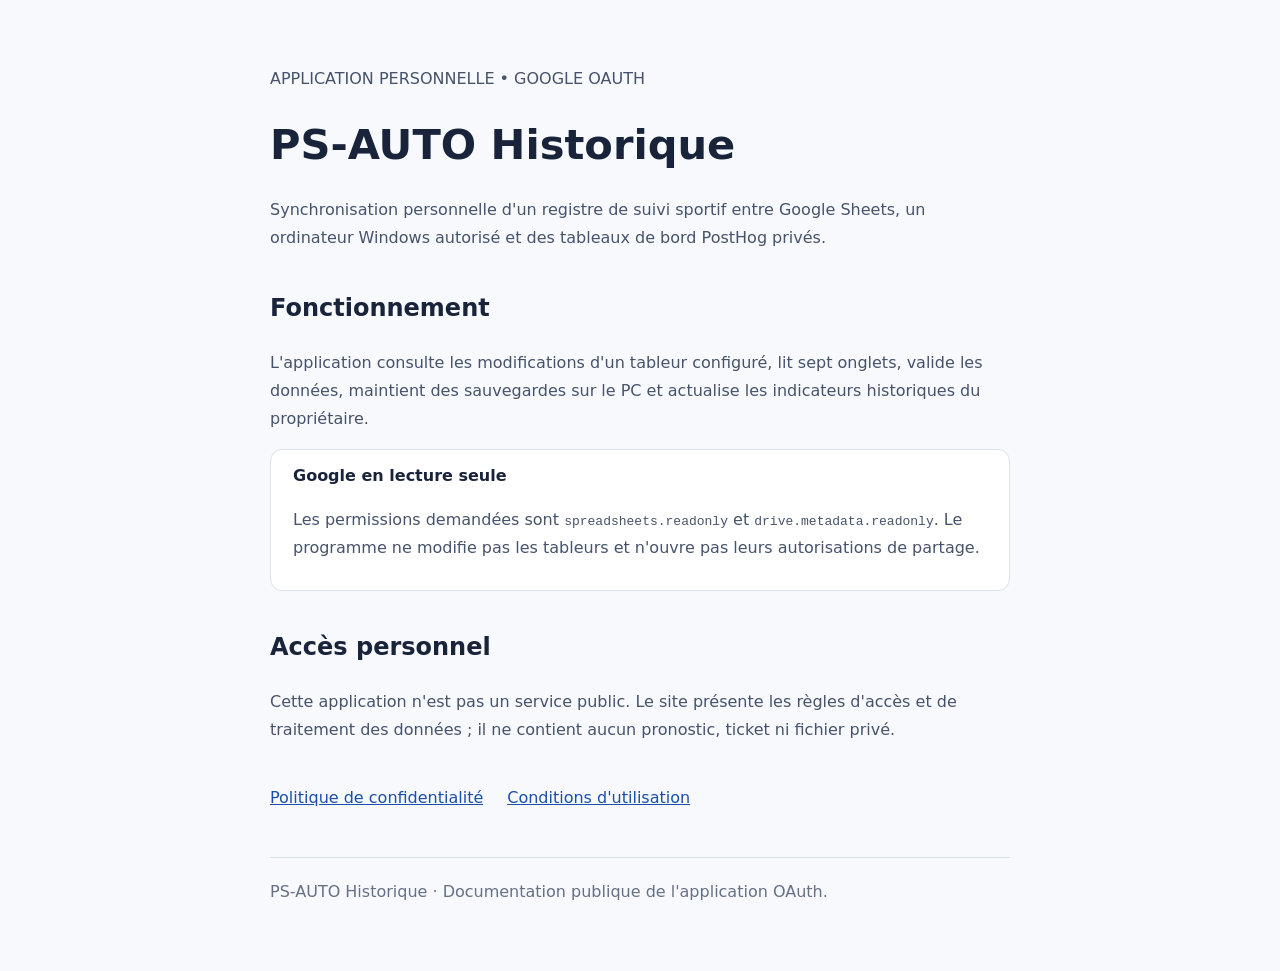
<file: ps-auto-historique/index.html>
<!doctype html><html lang="fr"><head><meta charset="utf-8"><meta name="viewport" content="width=device-width,initial-scale=1"><title>PS-AUTO Historique — Présentation</title><style>body{font-family:system-ui,Arial,sans-serif;background:#f7f9fc;color:#19243b;line-height:1.75;margin:0}main{max-width:740px;margin:65px auto;padding:0 25px}h1{font-size:2.6em;line-height:1.14}h2{margin-top:35px}p{color:#46536b}a{color:#194fab}nav{margin:40px 0}nav a{margin-right:24px}.note{background:white;border:1px solid #dce3ee;border-radius:12px;padding:12px 22px}footer{margin:45px 0 30px;padding-top:20px;border-top:1px solid #dce3ee;color:#667085}</style></head><body><main><p>APPLICATION PERSONNELLE • GOOGLE OAUTH</p><h1>PS-AUTO Historique</h1><p>Synchronisation personnelle d'un registre de suivi sportif entre Google Sheets, un ordinateur Windows autorisé et des tableaux de bord PostHog privés.</p><h2>Fonctionnement</h2><p>L'application consulte les modifications d'un tableur configuré, lit sept onglets, valide les données, maintient des sauvegardes sur le PC et actualise les indicateurs historiques du propriétaire.</p><div class="note"><strong>Google en lecture seule</strong><p>Les permissions demandées sont <code>spreadsheets.readonly</code> et <code>drive.metadata.readonly</code>. Le programme ne modifie pas les tableurs et n'ouvre pas leurs autorisations de partage.</p></div><h2>Accès personnel</h2><p>Cette application n'est pas un service public. Le site présente les règles d'accès et de traitement des données ; il ne contient aucun pronostic, ticket ni fichier privé.</p><nav><a href="/privacy.html">Politique de confidentialité</a><a href="/terms.html">Conditions d'utilisation</a></nav><footer>PS-AUTO Historique · Documentation publique de l'application OAuth.</footer></main></body></html>
</file>
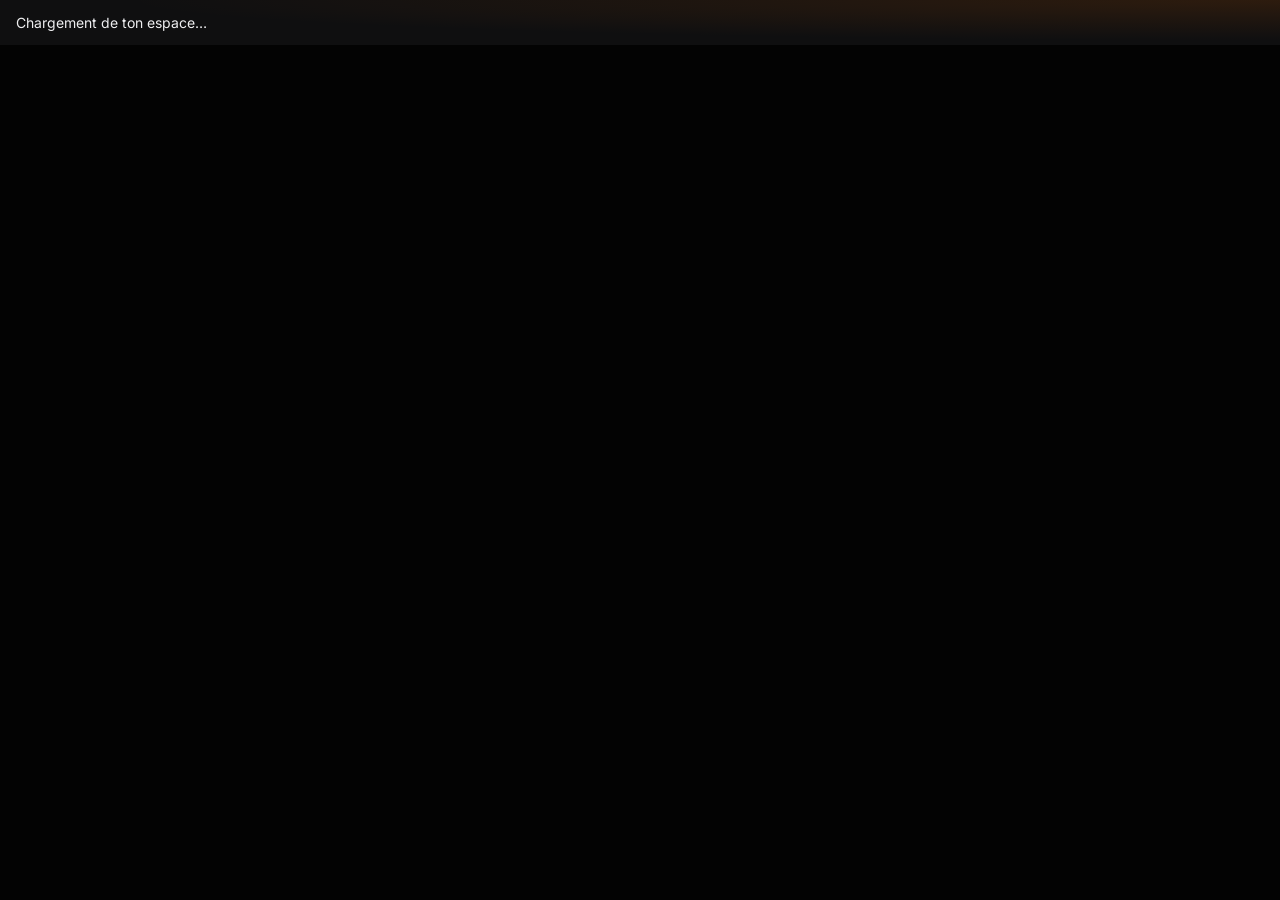
<file: tsukuyomi-preprod/ps-auto-client/index.html>
<!doctype html>
<html lang="fr">
  <head>
    <meta charset="UTF-8" />
    <meta name="viewport" content="width=device-width, initial-scale=1, viewport-fit=cover" />
    <meta name="theme-color" content="#101010" />
    <meta name="color-scheme" content="dark" />
    <title>Tsukuyomi · Centre de commande</title>
    <link id="tsukuyomi-theme" rel="stylesheet" href="../tsukuyomi-theme.css?rev=hero-grid" />
    <link rel="stylesheet" href="./tickets.css?rev=stake-button-padding" />
    <link rel="stylesheet" href="./ticketFilters.css?rev=followed-matches-search" />
    <link rel="stylesheet" href="./theme.css?rev=following-statistics" />
    <link rel="stylesheet" href="./calendar.css?rev=followed-matches-search" />
    <script type="module">
      import { startPsAutoDashboard } from "./source.js?rev=brand-scroll-top";
      startPsAutoDashboard();
    </script>
    <style>
      html:has(#root[hidden]) { background: var(--tsukuyomi-bg, #101010); }
      #ps-auto-status {
        background: var(--tsukuyomi-panel, #101010);
        color: var(--tsukuyomi-ink, #f4f4f5);
        font: 14px/1.5 var(--tsukuyomi-body, system-ui, sans-serif);
        padding: 12px 16px;
      }
      #ps-auto-status button {
        background: var(--tsukuyomi-button-bg, #101010);
        border: 1px solid var(--tsukuyomi-button-border, #505050);
        border-radius: var(--tsukuyomi-button-radius, 6px);
        color: var(--tsukuyomi-button-ink, #d0d0d0);
        font-weight: var(--tsukuyomi-button-weight, 600);
        cursor: pointer;
        margin-inline-start: 10px;
        min-height: 40px;
        padding-inline: 12px;
      }
      #ps-auto-status button:hover {
        background: var(--tsukuyomi-button-active-bg);
        border-color: var(--tsukuyomi-button-active-border);
        color: var(--tsukuyomi-button-active-ink);
      }
      #ps-auto-status button:hover { border-color: var(--tsukuyomi-accent); }
      #ps-auto-status button:focus-visible { outline: 2px solid var(--tsukuyomi-accent); outline-offset: 2px; }
      #root[hidden], #ps-auto-status[hidden],
      #root nav[aria-label="Rubriques"] [role="tab"][hidden],
      #root nav[aria-label="Rubriques"] > button[title="Diagnostics"],
      .psa-app-header-alert,
      #root[data-tsukuyomi-editorial] > div > section[aria-label="Filtres"],
      #root section[aria-label="Indicateurs clés"],
      #root section[aria-label="Calendrier des matchs"] > p[role="status"],
      #calendar-filter-options [hidden],
      #root section[aria-label="Pronostics associés à ce match"],
      .dashboard-home-left > section[aria-label="Derniers pronostics"],
      [data-tsukuyomi-native-feed],
      section[data-tsukuyomi-latest] > :not(h2, .tsukuyomi-ticket-feed) { display: none !important; }
      #root > div > nav[aria-label="Rubriques"] > div[role="tablist"] {
        grid-template-columns: repeat(3, minmax(0, 1fr));
      }
    </style>
  </head>
  <body>
    <div id="ps-auto-status" role="status">Chargement de ton espace…</div>
    <div id="root" hidden></div>
  </body>
</html>
</file>
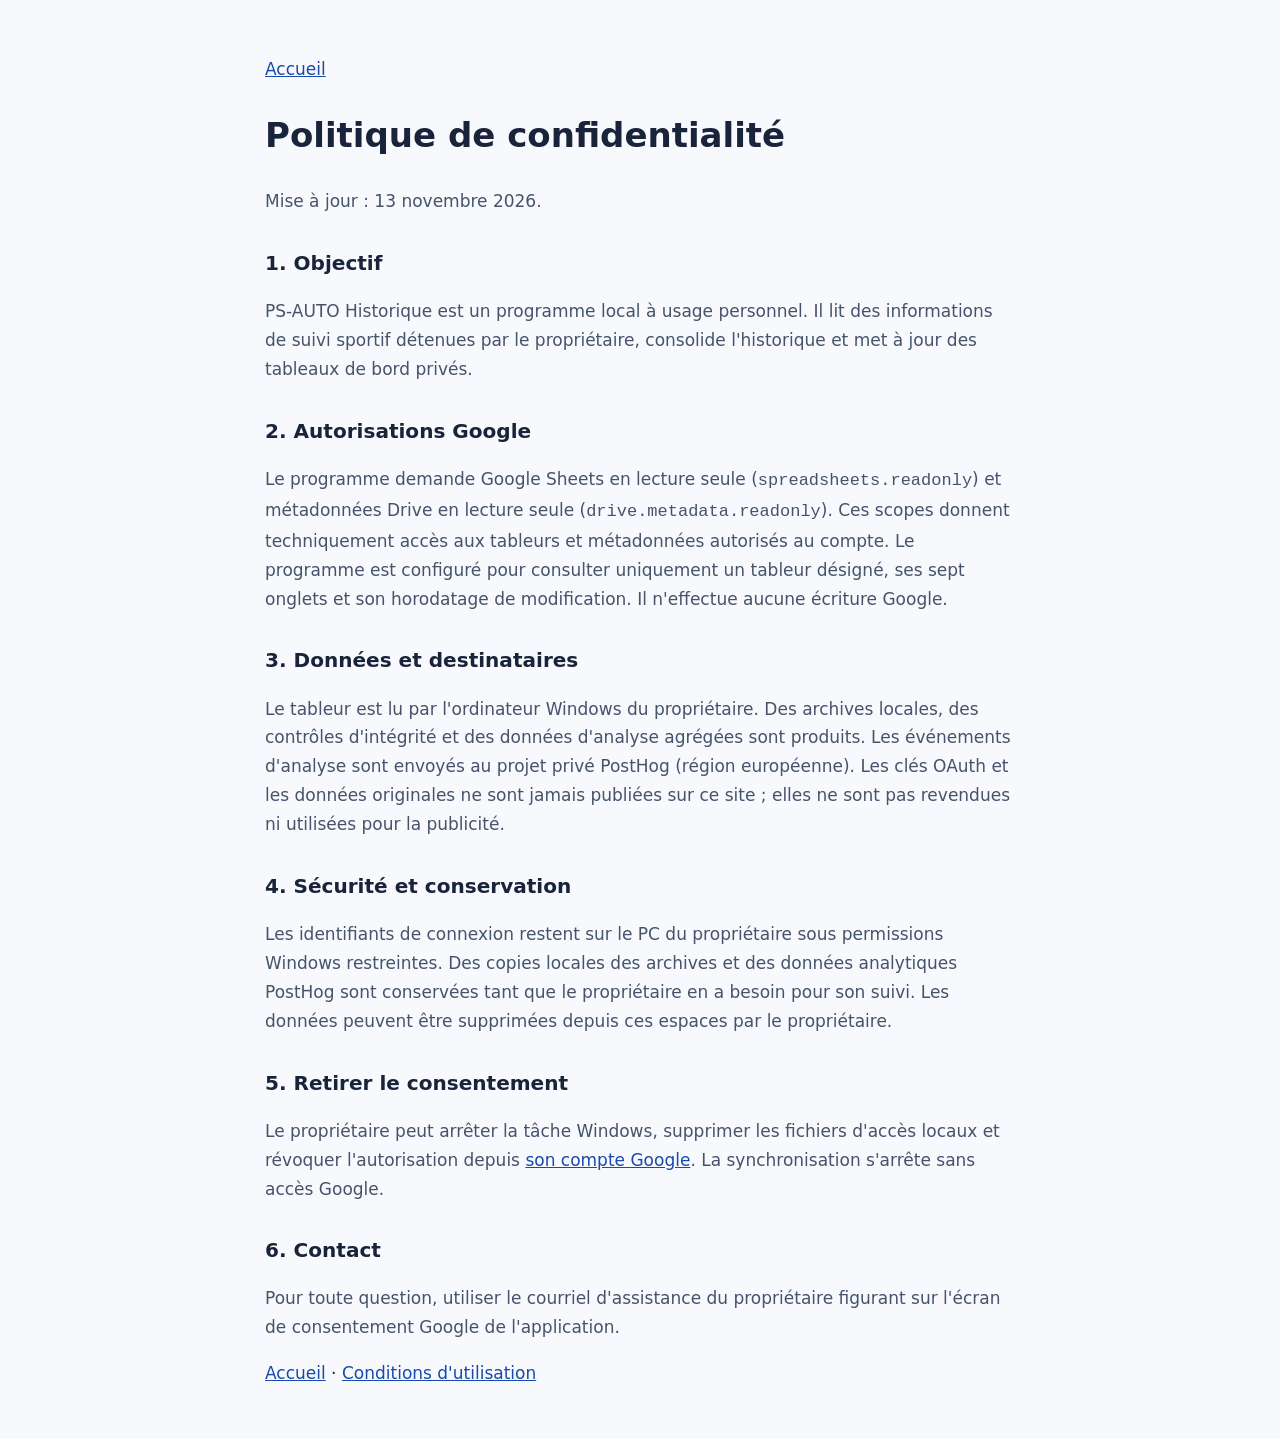
<file: privacy.html>
<!doctype html><html lang="fr"><head><meta charset="utf-8"><meta name="viewport" content="width=device-width,initial-scale=1"><title>Confidentialité — PS-AUTO Historique</title><style>body{font:17px/1.7 system-ui,Arial,sans-serif;color:#19243b;background:#f7f9fc}main{max-width:750px;margin:55px auto;padding:0 22px}h1{font-size:2em}h2{font-size:1.18em;margin-top:30px}p{color:#46536b}a{color:#174aaf}</style></head><body><main><a href="/ps-auto-historique/">Accueil</a><h1>Politique de confidentialité</h1><p>Mise à jour : 13 novembre 2026.</p><h2>1. Objectif</h2><p>PS-AUTO Historique est un programme local à usage personnel. Il lit des informations de suivi sportif détenues par le propriétaire, consolide l'historique et met à jour des tableaux de bord privés.</p><h2>2. Autorisations Google</h2><p>Le programme demande Google Sheets en lecture seule (<code>spreadsheets.readonly</code>) et métadonnées Drive en lecture seule (<code>drive.metadata.readonly</code>). Ces scopes donnent techniquement accès aux tableurs et métadonnées autorisés au compte. Le programme est configuré pour consulter uniquement un tableur désigné, ses sept onglets et son horodatage de modification. Il n'effectue aucune écriture Google.</p><h2>3. Données et destinataires</h2><p>Le tableur est lu par l'ordinateur Windows du propriétaire. Des archives locales, des contrôles d'intégrité et des données d'analyse agrégées sont produits. Les événements d'analyse sont envoyés au projet privé PostHog (région européenne). Les clés OAuth et les données originales ne sont jamais publiées sur ce site ; elles ne sont pas revendues ni utilisées pour la publicité.</p><h2>4. Sécurité et conservation</h2><p>Les identifiants de connexion restent sur le PC du propriétaire sous permissions Windows restreintes. Des copies locales des archives et des données analytiques PostHog sont conservées tant que le propriétaire en a besoin pour son suivi. Les données peuvent être supprimées depuis ces espaces par le propriétaire.</p><h2>5. Retirer le consentement</h2><p>Le propriétaire peut arrêter la tâche Windows, supprimer les fichiers d'accès locaux et révoquer l'autorisation depuis <a href="https://myaccount.google.com/permissions">son compte Google</a>. La synchronisation s'arrête sans accès Google.</p><h2>6. Contact</h2><p>Pour toute question, utiliser le courriel d'assistance du propriétaire figurant sur l'écran de consentement Google de l'application.</p><footer><a href="/ps-auto-historique/">Accueil</a> · <a href="/terms.html">Conditions d'utilisation</a></footer></main></body></html>
</file>
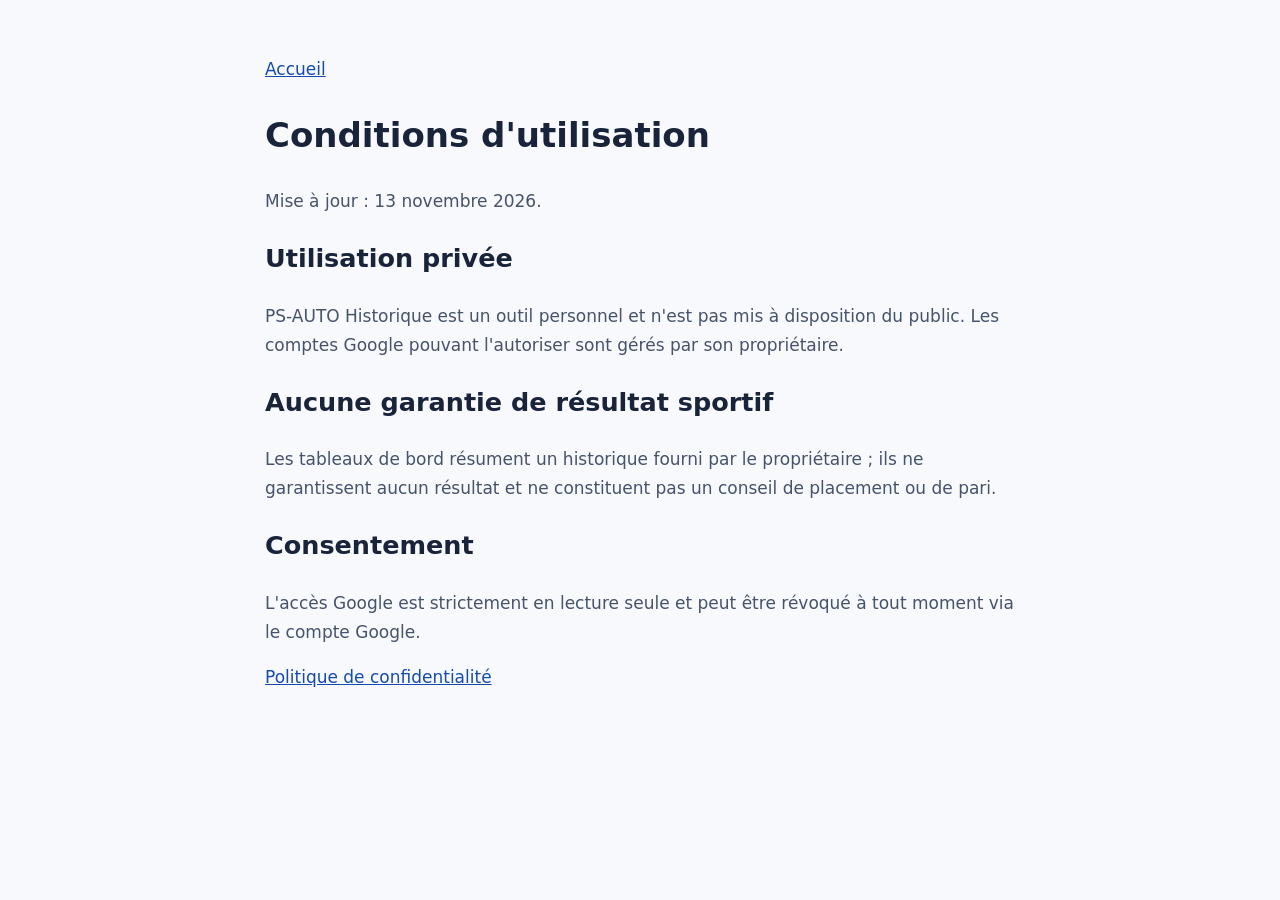
<file: terms.html>
<!doctype html><html lang="fr"><head><meta charset="utf-8"><meta name="viewport" content="width=device-width,initial-scale=1"><title>Conditions — PS-AUTO Historique</title><style>body{font:17px/1.7 system-ui,Arial,sans-serif;color:#19243b;background:#f7f9fc}main{max-width:750px;margin:55px auto;padding:0 22px}p{color:#46536b}a{color:#174aaf}</style></head><body><main><a href="/ps-auto-historique/">Accueil</a><h1>Conditions d'utilisation</h1><p>Mise à jour : 13 novembre 2026.</p><h2>Utilisation privée</h2><p>PS-AUTO Historique est un outil personnel et n'est pas mis à disposition du public. Les comptes Google pouvant l'autoriser sont gérés par son propriétaire.</p><h2>Aucune garantie de résultat sportif</h2><p>Les tableaux de bord résument un historique fourni par le propriétaire ; ils ne garantissent aucun résultat et ne constituent pas un conseil de placement ou de pari.</p><h2>Consentement</h2><p>L'accès Google est strictement en lecture seule et peut être révoqué à tout moment via le compte Google.</p><p><a href="/privacy.html">Politique de confidentialité</a></p></main></body></html>
</file>
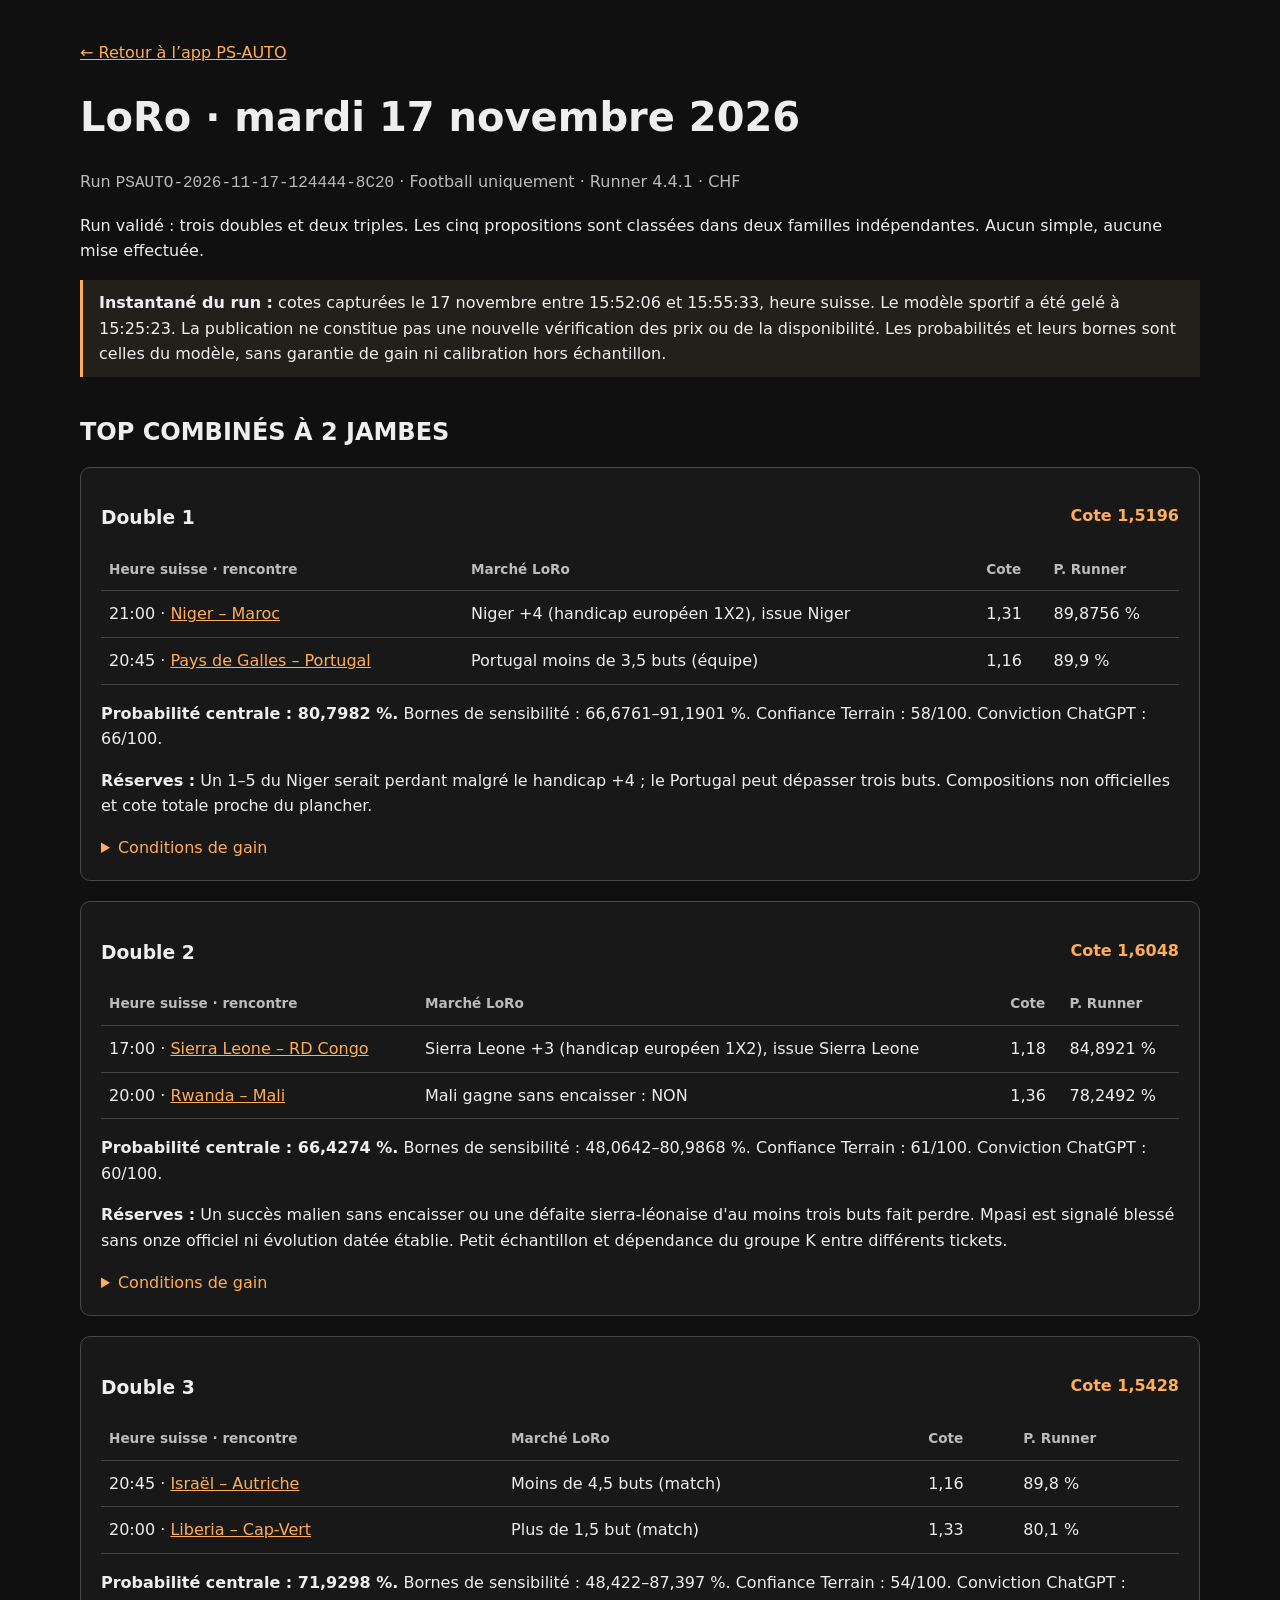
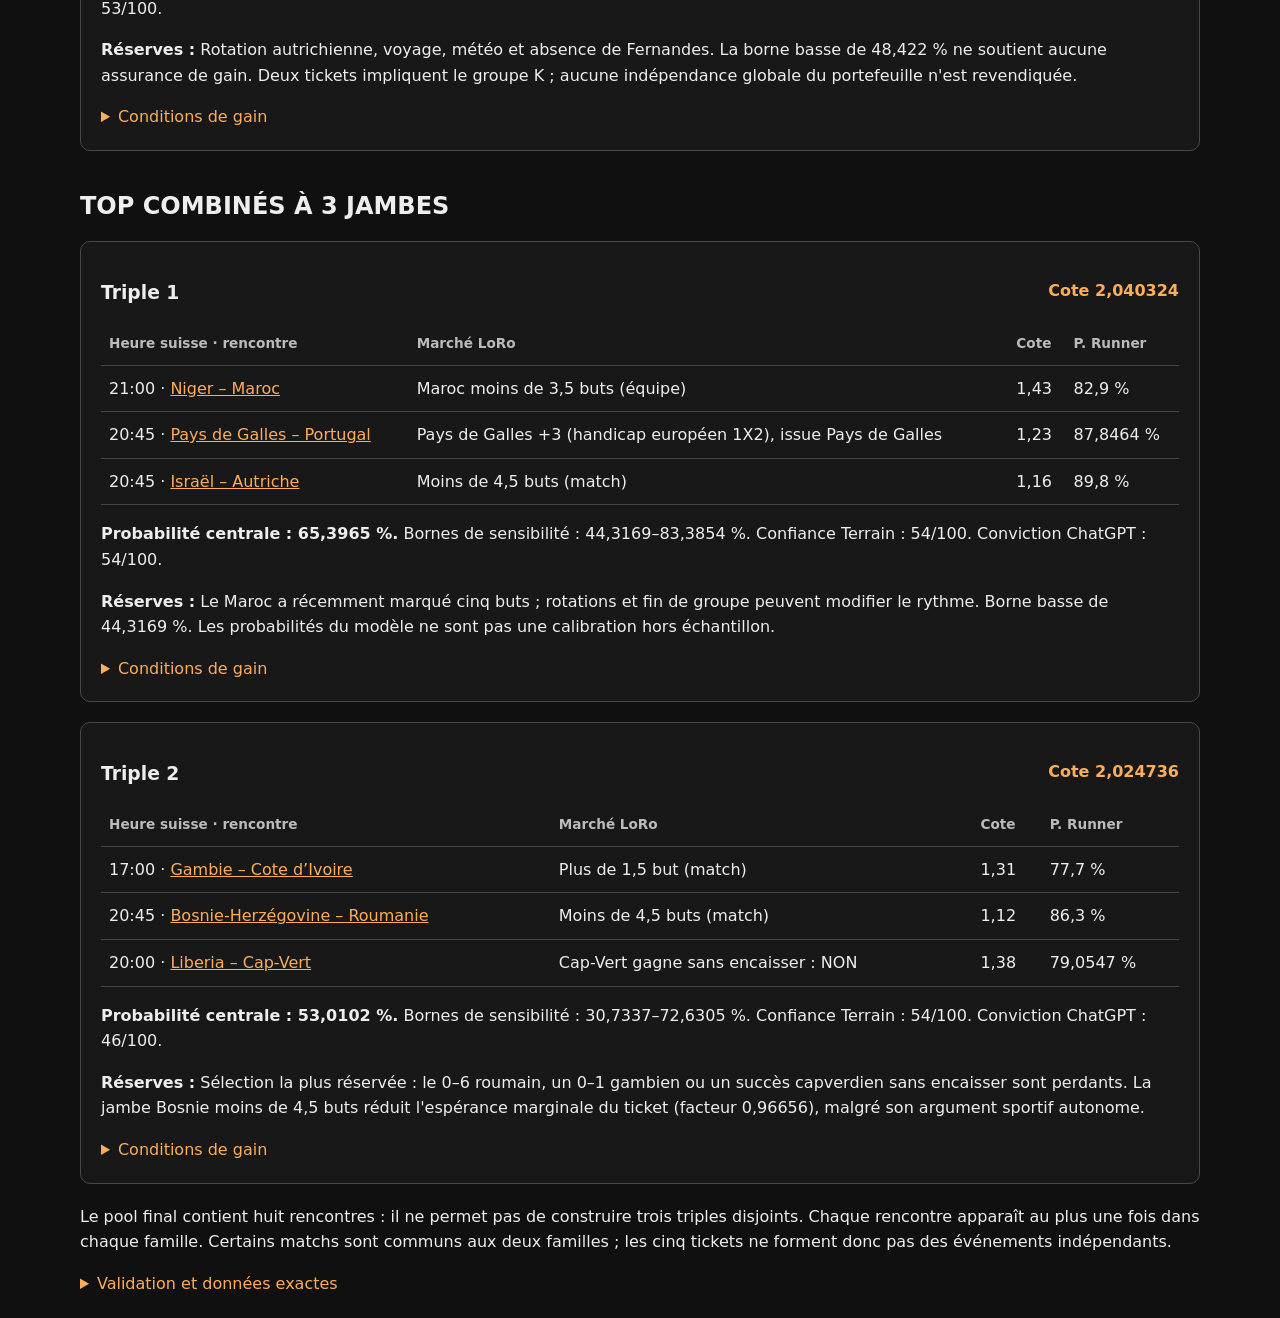
<file: PS-AUTO/runs/PSAUTO-2026-11-17-124444-8C20.html>
<!doctype html>
<html lang="fr"><head><meta charset="utf-8"><meta name="viewport" content="width=device-width,initial-scale=1"><meta name="robots" content="noindex"><title>PS-AUTO · LoRo 17 novembre 2026 · 8C20</title><style>body{margin:0;background:#101010;color:#eee;font:16px/1.6 system-ui,sans-serif}main{max-width:1120px;margin:auto;padding:24px}a{color:#ffad59}h1,h2,h3{line-height:1.25}h1{font-size:clamp(1.7rem,4vw,2.5rem)}h2{margin-top:40px}article{border:1px solid #484848;border-radius:10px;padding:20px;margin:20px 0;background:#181818}h3 span{float:right;color:#ffad59;font-size:1rem}table{width:100%;border-collapse:collapse}th,td{text-align:left;border-bottom:1px solid #444;padding:10px 8px;vertical-align:top}th{font-size:.85rem;color:#bbb}td:nth-last-child(-n+2){white-space:nowrap}.meta{color:#bbb}.notice{border-left:3px solid #ffad59;padding:10px 16px;background:#23201c}code{overflow-wrap:anywhere}summary{cursor:pointer;color:#ffad59}@media(max-width:650px){main{padding:16px}article{padding:12px}table{font-size:.82rem}td,th{padding:8px 4px}h3 span{float:none;display:block;margin-top:8px}}</style></head><body><main>
<p><a href="/PS-AUTO/">← Retour à l’app PS-AUTO</a></p>
<h1>LoRo · mardi 17 novembre 2026</h1>
<p class="meta">Run <code>PSAUTO-2026-11-17-124444-8C20</code> · Football uniquement · Runner 4.4.1 · CHF</p>
<p>Run validé : trois doubles et deux triples. Les cinq propositions sont classées dans deux familles indépendantes. Aucun simple, aucune mise effectuée.</p>
<p class="notice"><strong>Instantané du run :</strong> cotes capturées le 17 novembre entre 15:52:06 et 15:55:33, heure suisse. Le modèle sportif a été gelé à 15:25:23. La publication ne constitue pas une nouvelle vérification des prix ou de la disponibilité. Les probabilités et leurs bornes sont celles du modèle, sans garantie de gain ni calibration hors échantillon.</p>
<h2>TOP COMBINÉS À 2 JAMBES</h2><article><h3>Double 1 <span>Cote 1,5196</span></h3><table><thead><tr><th>Heure suisse · rencontre</th><th>Marché LoRo</th><th>Cote</th><th>P. Runner</th></tr></thead><tbody><tr><td>21:00 · <a href="https://jeux.loro.ch/sports/fr/sportif/evenement/90287/football/afrique/can-qualif/niger-v-maroc">Niger – Maroc</a></td><td>Niger +4 (handicap européen 1X2), issue Niger</td><td>1,31</td><td>89,8756 %</td></tr><tr><td>20:45 · <a href="https://jeux.loro.ch/sports/fr/sportif/evenement/85311/football/europe/ligue-des-nations/pays-de-galles-v-portugal">Pays de Galles – Portugal</a></td><td>Portugal moins de 3,5 buts (équipe)</td><td>1,16</td><td>89,9 %</td></tr></tbody></table><p><strong>Probabilité centrale : 80,7982 %.</strong> Bornes de sensibilité : 66,6761–91,1901 %. Confiance Terrain : 58/100. Conviction ChatGPT : 66/100.</p><p><strong>Réserves :</strong> Un 1–5 du Niger serait perdant malgré le handicap +4 ; le Portugal peut dépasser trois buts. Compositions non officielles et cote totale proche du plancher.</p><details><summary>Conditions de gain</summary><ul><li><strong>Niger – Maroc :</strong> Gagnant si le Niger gagne, fait nul ou perd de 1 à 3 buts. Une défaite de 4 buts correspond à l'issue X du handicap et perd cette sélection ; aucun remboursement.</li><li><strong>Pays de Galles – Portugal :</strong> Gagnant si le Portugal marque au maximum 3 buts.</li></ul></details></article>
<article><h3>Double 2 <span>Cote 1,6048</span></h3><table><thead><tr><th>Heure suisse · rencontre</th><th>Marché LoRo</th><th>Cote</th><th>P. Runner</th></tr></thead><tbody><tr><td>17:00 · <a href="https://jeux.loro.ch/sports/fr/sportif/evenement/90439/football/afrique/can-qualif/sierra-leone-v-rd-congo">Sierra Leone – RD Congo</a></td><td>Sierra Leone +3 (handicap européen 1X2), issue Sierra Leone</td><td>1,18</td><td>84,8921 %</td></tr><tr><td>20:00 · <a href="https://jeux.loro.ch/sports/fr/sportif/evenement/90438/football/afrique/can-qualif/rwanda-v-mali">Rwanda – Mali</a></td><td>Mali gagne sans encaisser : NON</td><td>1,36</td><td>78,2492 %</td></tr></tbody></table><p><strong>Probabilité centrale : 66,4274 %.</strong> Bornes de sensibilité : 48,0642–80,9868 %. Confiance Terrain : 61/100. Conviction ChatGPT : 60/100.</p><p><strong>Réserves :</strong> Un succès malien sans encaisser ou une défaite sierra-léonaise d'au moins trois buts fait perdre. Mpasi est signalé blessé sans onze officiel ni évolution datée établie. Petit échantillon et dépendance du groupe K entre différents tickets.</p><details><summary>Conditions de gain</summary><ul><li><strong>Sierra Leone – RD Congo :</strong> Gagnant si la Sierra Leone gagne, fait nul ou perd de 1 à 2 buts. Une défaite de 3 buts correspond à l'issue X du handicap et perd cette sélection ; aucun remboursement.</li><li><strong>Rwanda – Mali :</strong> Gagnant si le Rwanda marque ou si le Mali ne gagne pas, y compris 0–0. Perd si le Mali gagne sans encaisser.</li></ul></details></article>
<article><h3>Double 3 <span>Cote 1,5428</span></h3><table><thead><tr><th>Heure suisse · rencontre</th><th>Marché LoRo</th><th>Cote</th><th>P. Runner</th></tr></thead><tbody><tr><td>20:45 · <a href="https://jeux.loro.ch/sports/fr/sportif/evenement/86597/football/europe/ligue-des-nations/israel-v-autriche">Israël – Autriche</a></td><td>Moins de 4,5 buts (match)</td><td>1,16</td><td>89,8 %</td></tr><tr><td>20:00 · <a href="https://jeux.loro.ch/sports/fr/sportif/evenement/90447/football/afrique/can-qualif/liberia-v-cap-vert">Liberia – Cap-Vert</a></td><td>Plus de 1,5 but (match)</td><td>1,33</td><td>80,1 %</td></tr></tbody></table><p><strong>Probabilité centrale : 71,9298 %.</strong> Bornes de sensibilité : 48,422–87,397 %. Confiance Terrain : 54/100. Conviction ChatGPT : 53/100.</p><p><strong>Réserves :</strong> Rotation autrichienne, voyage, météo et absence de Fernandes. La borne basse de 48,422 % ne soutient aucune assurance de gain. Deux tickets impliquent le groupe K ; aucune indépendance globale du portefeuille n'est revendiquée.</p><details><summary>Conditions de gain</summary><ul><li><strong>Israël – Autriche :</strong> Gagnant si le match se termine avec au maximum 4 buts.</li><li><strong>Liberia – Cap-Vert :</strong> Gagnant si le match se termine avec au moins 2 buts.</li></ul></details></article>
<h2>TOP COMBINÉS À 3 JAMBES</h2><article><h3>Triple 1 <span>Cote 2,040324</span></h3><table><thead><tr><th>Heure suisse · rencontre</th><th>Marché LoRo</th><th>Cote</th><th>P. Runner</th></tr></thead><tbody><tr><td>21:00 · <a href="https://jeux.loro.ch/sports/fr/sportif/evenement/90287/football/afrique/can-qualif/niger-v-maroc">Niger – Maroc</a></td><td>Maroc moins de 3,5 buts (équipe)</td><td>1,43</td><td>82,9 %</td></tr><tr><td>20:45 · <a href="https://jeux.loro.ch/sports/fr/sportif/evenement/85311/football/europe/ligue-des-nations/pays-de-galles-v-portugal">Pays de Galles – Portugal</a></td><td>Pays de Galles +3 (handicap européen 1X2), issue Pays de Galles</td><td>1,23</td><td>87,8464 %</td></tr><tr><td>20:45 · <a href="https://jeux.loro.ch/sports/fr/sportif/evenement/86597/football/europe/ligue-des-nations/israel-v-autriche">Israël – Autriche</a></td><td>Moins de 4,5 buts (match)</td><td>1,16</td><td>89,8 %</td></tr></tbody></table><p><strong>Probabilité centrale : 65,3965 %.</strong> Bornes de sensibilité : 44,3169–83,3854 %. Confiance Terrain : 54/100. Conviction ChatGPT : 54/100.</p><p><strong>Réserves :</strong> Le Maroc a récemment marqué cinq buts ; rotations et fin de groupe peuvent modifier le rythme. Borne basse de 44,3169 %. Les probabilités du modèle ne sont pas une calibration hors échantillon.</p><details><summary>Conditions de gain</summary><ul><li><strong>Niger – Maroc :</strong> Gagnant si le Maroc marque au maximum 3 buts.</li><li><strong>Pays de Galles – Portugal :</strong> Gagnant si le pays de Galles gagne, fait nul ou perd de 1 à 2 buts. Une défaite de 3 buts correspond à l'issue X du handicap et perd cette sélection ; aucun remboursement.</li><li><strong>Israël – Autriche :</strong> Gagnant si le match se termine avec au maximum 4 buts.</li></ul></details></article>
<article><h3>Triple 2 <span>Cote 2,024736</span></h3><table><thead><tr><th>Heure suisse · rencontre</th><th>Marché LoRo</th><th>Cote</th><th>P. Runner</th></tr></thead><tbody><tr><td>17:00 · <a href="https://jeux.loro.ch/sports/fr/sportif/evenement/90180/football/afrique/can-qualif/gambie-v-cote-d-ivoire">Gambie – Cote d’Ivoire</a></td><td>Plus de 1,5 but (match)</td><td>1,31</td><td>77,7 %</td></tr><tr><td>20:45 · <a href="https://jeux.loro.ch/sports/fr/sportif/evenement/86456/football/europe/ligue-des-nations/bosnie-herzegovine-v-roumanie">Bosnie-Herzégovine – Roumanie</a></td><td>Moins de 4,5 buts (match)</td><td>1,12</td><td>86,3 %</td></tr><tr><td>20:00 · <a href="https://jeux.loro.ch/sports/fr/sportif/evenement/90447/football/afrique/can-qualif/liberia-v-cap-vert">Liberia – Cap-Vert</a></td><td>Cap-Vert gagne sans encaisser : NON</td><td>1,38</td><td>79,0547 %</td></tr></tbody></table><p><strong>Probabilité centrale : 53,0102 %.</strong> Bornes de sensibilité : 30,7337–72,6305 %. Confiance Terrain : 54/100. Conviction ChatGPT : 46/100.</p><p><strong>Réserves :</strong> Sélection la plus réservée : le 0–6 roumain, un 0–1 gambien ou un succès capverdien sans encaisser sont perdants. La jambe Bosnie moins de 4,5 buts réduit l'espérance marginale du ticket (facteur 0,96656), malgré son argument sportif autonome.</p><details><summary>Conditions de gain</summary><ul><li><strong>Gambie – Cote d’Ivoire :</strong> Gagnant si le match se termine avec au moins 2 buts.</li><li><strong>Bosnie-Herzégovine – Roumanie :</strong> Gagnant si le match se termine avec au maximum 4 buts.</li><li><strong>Liberia – Cap-Vert :</strong> Gagnant si le Liberia marque ou si le Cap-Vert ne gagne pas, y compris 0–0. Perd si le Cap-Vert gagne sans encaisser.</li></ul></details></article>
<p>Le pool final contient huit rencontres : il ne permet pas de construire trois triples disjoints. Chaque rencontre apparaît au plus une fois dans chaque famille. Certains matchs sont communs aux deux familles ; les cinq tickets ne forment donc pas des événements indépendants.</p>
<details><summary>Validation et données exactes</summary><p>Les cinq contrôles obligatoires ont réussi ; le handoff ANALYSE_MATCHS est COMPLETE. La publication conserve les valeurs sportives et les cotes finales du run.</p><p><a href="./PSAUTO-2026-11-17-124444-8C20.json">Consulter les données exactes du run (JSON)</a></p><p>Matrice DATA SHA-256 : <code>a623695ff933e42eb99f09dda86fd602ac16d0d448d4388fcef3553292789000</code></p><p>Rapport original validé SHA-256 : <code>7d23ea4042044cfd52853c5d154dd5a433bc45a245a98adad7a97a93b26f9914</code></p><p>Ce document présente les cinq sélections publiées et leurs réserves. Le rapport de recherche et les preuves détaillées restent dans le dossier du run.</p></details>
</main></body></html>
</file>
<file: tsukuyomi-preprod/tsukuyomi-theme.css>
@import url('https://fonts.googleapis.com/css2?family=Barlow+Condensed:wght@400;500;600;700&family=Inter:wght@400;500;600;700&display=swap');

:root {
  --tsukuyomi-bg: oklch(10% 0 0);
  --tsukuyomi-surface: oklch(17% 0.002 260);
  --tsukuyomi-surface-raised: oklch(22% 0.002 260);
  --tsukuyomi-border: oklch(32% 0.002 260);
  --tsukuyomi-ink: oklch(95% 0.002 260);
  --tsukuyomi-muted: oklch(72% 0.002 260);
  --tsukuyomi-accent: oklch(70% 0.19 48);
  --tsukuyomi-accent-text: var(--tsukuyomi-bg);
  --tsukuyomi-accent-hover: color-mix(in srgb, var(--tsukuyomi-accent) 76%, var(--tsukuyomi-ink));
  --tsukuyomi-primary-fill: var(--tsukuyomi-accent);
  --tsukuyomi-success: oklch(75% 0.17 150);
  --tsukuyomi-warning: oklch(82% 0.15 90);
  --tsukuyomi-danger: oklch(70% 0.2 25);
  --tsukuyomi-display: "Barlow Condensed", "Arial Narrow", sans-serif;
  --tsukuyomi-body: Inter, system-ui, sans-serif;
  --tsukuyomi-radius: 10px;
  --tsukuyomi-card-radius: 8px;
  --tsukuyomi-control-radius: 6px;
  --tsukuyomi-gutter: max(clamp(18px, 3.5vw, 56px), env(safe-area-inset-left, 0px), env(safe-area-inset-right, 0px));
  --tsukuyomi-content-width: min(1480px, calc(100% - 2 * var(--tsukuyomi-gutter)));
  --tsukuyomi-accent-border: color-mix(in srgb, var(--tsukuyomi-accent) 42%, var(--tsukuyomi-border));
  --tsukuyomi-wash: radial-gradient(ellipse at 100% 0%, color-mix(in srgb, var(--tsukuyomi-accent) 13%, transparent), transparent 64%);
  --tsukuyomi-panel: var(--tsukuyomi-wash), var(--tsukuyomi-surface);
  --tsukuyomi-raised-panel: var(--tsukuyomi-wash), var(--tsukuyomi-surface-raised);
  --tsukuyomi-button-bg: var(--tsukuyomi-surface);
  --tsukuyomi-button-border: var(--tsukuyomi-border);
  --tsukuyomi-button-ink: var(--tsukuyomi-muted);
  --tsukuyomi-button-active-bg: var(--tsukuyomi-panel);
  --tsukuyomi-button-active-border: var(--tsukuyomi-accent-border);
  --tsukuyomi-button-active-ink: var(--tsukuyomi-accent);
  --tsukuyomi-button-radius: var(--tsukuyomi-control-radius);
  --tsukuyomi-button-weight: 600;
  --tsukuyomi-hero-scrim: linear-gradient(90deg, var(--tsukuyomi-bg) 4%, color-mix(in srgb, var(--tsukuyomi-bg) 72%, transparent) 42%, transparent 84%);
  --tsukuyomi-hero-light:
    radial-gradient(ellipse at 82% 12%, color-mix(in srgb, var(--tsukuyomi-accent) 15%, var(--tsukuyomi-bg)), transparent 68%),
    linear-gradient(145deg, var(--tsukuyomi-bg), var(--tsukuyomi-surface));
  --tsukuyomi-hero-panel:
    var(--tsukuyomi-hero-scrim),
    repeating-linear-gradient(90deg, transparent 0 43px, color-mix(in srgb, var(--tsukuyomi-border) 36%, transparent) 43px 44px),
    repeating-linear-gradient(0deg, transparent 0 43px, color-mix(in srgb, var(--tsukuyomi-border) 36%, transparent) 43px 44px),
    var(--tsukuyomi-hero-light);
}

@media (max-width: 670px) {
  :root {
    --tsukuyomi-gutter: max(clamp(12px, 3.4vw, 22px), env(safe-area-inset-left, 0px), env(safe-area-inset-right, 0px));
  }
}

.tsukuyomi-wordmark {
  align-items: center;
  display: inline-flex;
  font: 700 26px/.95 var(--tsukuyomi-display);
  gap: 9px;
  letter-spacing: .095em;
  text-transform: uppercase;
  white-space: nowrap;
}

.tsukuyomi-mark,
.tsukuyomi-iris {
  background: url("./tsukuyomi-eye.svg?rev=mangekyo-ink") center / 100% auto no-repeat;
}

.tsukuyomi-mark {
  --mark-size: var(--tsukuyomi-mark-size, 23px);
  --mark-width: calc(var(--mark-size) * 1.24);
  display: inline-block;
  flex: 0 0 var(--mark-width);
  height: var(--mark-size);
  position: relative;
  width: var(--mark-width);
}

.tsukuyomi-mark::after {
  aspect-ratio: 1;
  background: url("./tsukuyomi-sharingan.svg?rev=mangekyo-ink") center / contain no-repeat;
  content: "";
  left: 50%;
  position: absolute;
  top: 50%;
  translate: -50% -50%;
  width: 50%;
}

.tsukuyomi-reveal {
  display: block;
  margin-block: -.095em;
  overflow: hidden;
  padding-block: .095em;
}

.tsukuyomi-reveal > .tsukuyomi-reveal-text { display: block; }

@media (prefers-reduced-motion: no-preference) {
  [data-tsukuyomi-scroll-state="pending"]:not(:focus-within) {
    opacity: .25;
    filter: blur(6px);
  }

  [data-tsukuyomi-scroll-state="entering"]:not(:focus-within) {
    animation: tsukuyomi-scroll-in 600ms var(--tsukuyomi-scroll-delay, 0ms)
      cubic-bezier(.25, .25, .35, 1) both;
  }

  @keyframes tsukuyomi-scroll-in {
    from { opacity: .25; filter: blur(6px); }
    to { opacity: 1; filter: blur(0); }
  }

  .tsukuyomi-iris-rotating::after {
    animation: tsukuyomi-iris-rotate var(--tsukuyomi-iris-turn-duration, 16s) linear infinite;
  }

  .tsukuyomi-reveal > .tsukuyomi-reveal-text {
    animation: tsukuyomi-title-reveal var(--tsukuyomi-reveal-duration, 420ms)
      var(--tsukuyomi-reveal-delay, 0ms) cubic-bezier(.2, .7, .2, 1) both;
  }

  .tsukuyomi-reveal > .tsukuyomi-reveal-text[data-reveal-pending] { animation-play-state: paused; }

  @keyframes tsukuyomi-iris-rotate {
    to { transform: rotate(1turn); }
  }

  @keyframes tsukuyomi-title-reveal {
    from { transform: translateY(108%); }
    to { transform: translateY(0); }
  }
}
</file>
<file: tsukuyomi-preprod/ps-auto-client/tickets.css>
:is(.tsukuyomi-pronostic-views, .tsukuyomi-statistics-views) {
  display: flex;
  flex-wrap: wrap;
  gap: 10px;
  padding-block: clamp(16px, 2.7vw, 34px) 0;
}

.tsukuyomi-pronostic-views[hidden] {
  display: none;
}

:is(.tsukuyomi-pronostic-views, .tsukuyomi-statistics-views) button {
  flex: 1 1 0;
  min-height: 44px;
  min-width: 0;
  padding: 8px clamp(4px, 2vw, 12px);
  border: 1px solid var(--tsukuyomi-button-border);
  border-radius: var(--tsukuyomi-button-radius);
  background: var(--tsukuyomi-button-bg);
  color: var(--tsukuyomi-button-ink);
  cursor: pointer;
  font-size: 13px;
  font-weight: var(--tsukuyomi-button-weight);
  line-height: 1.3;
}

:is(.tsukuyomi-pronostic-views, .tsukuyomi-statistics-views) button[aria-pressed="true"] {
  background: var(--tsukuyomi-button-active-bg);
  border-color: var(--tsukuyomi-button-active-border);
  color: var(--tsukuyomi-button-active-ink);
}

@media (hover: hover) {
  :is(.tsukuyomi-pronostic-views, .tsukuyomi-statistics-views) button[aria-pressed="false"]:hover {
    background: var(--tsukuyomi-button-active-bg);
    border-color: var(--tsukuyomi-button-active-border);
    color: var(--tsukuyomi-button-active-ink);
  }
}

:is(.tsukuyomi-pronostic-views, .tsukuyomi-statistics-views) button:focus-visible {
  outline: 2px solid var(--colors-primary);
  outline-offset: 2px;
}

.tsukuyomi-tickets-page {
  padding-block: 16px clamp(28px, 5vw, 64px);
}

.tsukuyomi-ticket-list {
  display: grid;
  grid-template-columns: minmax(0, 1fr);
  align-items: start;
  gap: clamp(12px, 1.5vw, 20px);
  margin: 0;
  padding: 0;
  list-style: none;
}

.tsukuyomi-ticket-count {
  margin: 0 0 12px;
  color: var(--colors-foregroundMuted);
  font-size: 14px;
  font-variant-numeric: tabular-nums;
}

.tsukuyomi-tickets-group-title {
  margin: 14px 0 8px;
  color: var(--tsukuyomi-ink);
  font: 700 18px/1.2 var(--tsukuyomi-display);
}

.tsukuyomi-ticket-notice {
  color: var(--colors-foregroundMuted);
  font-size: 14px;
}

.tsukuyomi-ticket-item {
  min-width: 0;
}

article.tsukuyomi-ticket {
  --ticket-won: var(--tsukuyomi-success);
  --ticket-lost: var(--tsukuyomi-danger);
  padding: clamp(14px, 1.5vw, 22px);
  border: 1px solid var(--tsukuyomi-accent-border);
  border-radius: var(--tsukuyomi-card-radius);
  background: var(--tsukuyomi-panel);
  color: var(--colors-foreground);
}

.tsukuyomi-ticket-header {
  display: flex;
  justify-content: space-between;
  align-items: start;
  gap: 8px;
}

.tsukuyomi-ticket-heading {
  display: grid;
  gap: 3px;
  min-width: 0;
}

article.tsukuyomi-ticket .tsukuyomi-ticket-title {
  color: var(--colors-foreground);
  font: 700 clamp(1.14rem, 1.5vw, 1.4rem)/1.15 var(--tsukuyomi-display);
  letter-spacing: .02em;
  overflow-wrap: anywhere;
}

.tsukuyomi-ticket-meta {
  color: var(--colors-foregroundMuted);
  font-size: 12px;
  overflow-wrap: anywhere;
}

.tsukuyomi-ticket-status,
.tsukuyomi-ticket-leg-status {
  --status-color: var(--colors-foregroundMuted);
  flex-shrink: 0;
  border: 1px solid color-mix(in srgb, var(--status-color) 34%, transparent);
  border-radius: var(--tsukuyomi-control-radius);
  padding: 2px 6px;
  background: color-mix(in srgb, var(--status-color) 9%, transparent);
  color: var(--status-color);
  font-weight: 550;
  line-height: 1.3;
}

.tsukuyomi-ticket-status { font-size: 12px; }
.tsukuyomi-ticket-leg-status { font-size: 11px; }
.tsukuyomi-ticket-status[data-outcome="won"],
.tsukuyomi-ticket-leg-status[data-outcome="won"] { --status-color: var(--ticket-won); }
.tsukuyomi-ticket-status[data-outcome="lost"],
.tsukuyomi-ticket-leg-status[data-outcome="lost"] { --status-color: var(--ticket-lost); }
.tsukuyomi-ticket-status:not([data-outcome]) { --status-color: var(--tsukuyomi-accent); }

.tsukuyomi-ticket--played { cursor: pointer; }
.tsukuyomi-ticket-disclosure[open] { cursor: auto; }

.tsukuyomi-ticket-disclosure > summary {
  align-items: center;
  border-radius: var(--tsukuyomi-control-radius);
  cursor: pointer;
  list-style: none;
  min-height: 44px;
}

.tsukuyomi-ticket-disclosure > summary::-webkit-details-marker { display: none; }

.tsukuyomi-ticket-disclosure > summary:focus-visible {
  outline: 2px solid var(--tsukuyomi-accent);
  outline-offset: 3px;
}

.tsukuyomi-ticket-leg-wins {
  display: inline-block;
  margin-inline-start: 4px;
  font-weight: 600;
  white-space: nowrap;
}

.tsukuyomi-ticket-leg-wins[data-wins] { color: var(--ticket-won); }
.tsukuyomi-ticket-disclosure[open] .tsukuyomi-ticket-leg-wins { display: none; }

.tsukuyomi-ticket-summary-end {
  align-items: center;
  display: flex;
  flex-shrink: 0;
  gap: 7px;
}

.tsukuyomi-ticket-chevron {
  align-items: center;
  background: var(--tsukuyomi-button-bg);
  border: 1px solid var(--tsukuyomi-button-border);
  border-radius: var(--tsukuyomi-button-radius);
  color: var(--tsukuyomi-button-ink);
  display: flex;
  height: 24px;
  justify-content: center;
  width: 24px;
}

.tsukuyomi-ticket-chevron::before {
  border-block-end: 1.5px solid currentColor;
  border-inline-end: 1.5px solid currentColor;
  content: "";
  height: 7px;
  transform: translateY(-2px) rotate(45deg);
  width: 7px;
}

.tsukuyomi-ticket-disclosure[open] .tsukuyomi-ticket-chevron {
  background: var(--tsukuyomi-button-active-bg);
  border-color: var(--tsukuyomi-button-active-border);
  color: var(--tsukuyomi-button-active-ink);
}

.tsukuyomi-ticket-disclosure[open] .tsukuyomi-ticket-chevron::before {
  transform: translateY(2px) rotate(225deg);
}

@media (hover: hover) {
  .tsukuyomi-ticket--played:hover .tsukuyomi-ticket-chevron {
    background: var(--tsukuyomi-button-active-bg);
    border-color: var(--tsukuyomi-button-active-border);
    color: var(--tsukuyomi-button-active-ink);
  }
}

.tsukuyomi-ledger {
  padding-block: clamp(22px, 3.4vw, 44px) clamp(18px, 2.7vw, 32px);
}

.tsukuyomi-ledger-heading {
  margin: 0 0 clamp(14px, 2vw, 22px);
  font: 700 clamp(1.75rem, 3.5vw, 2.8rem)/1 var(--tsukuyomi-display);
  letter-spacing: .015em;
  text-transform: uppercase;
}

.tsukuyomi-ledger-metrics {
  display: grid;
  grid-template-columns: repeat(2, minmax(0, 1fr));
  align-items: start;
  gap: clamp(8px, 1vw, 16px);
  margin: 0;
}

.tsukuyomi-ledger-metrics > div {
  min-width: 0;
  padding: clamp(12px, 1.25vw, 18px);
  border: 1px solid var(--tsukuyomi-accent-border);
  border-radius: var(--tsukuyomi-card-radius);
  background: var(--tsukuyomi-panel);
}

.tsukuyomi-ledger-label {
  color: var(--colors-foregroundMuted);
  font-size: 13px;
}

.tsukuyomi-ledger-value {
  margin: 4px 0 0;
  font: 700 clamp(1.4rem, 2.15vw, 2rem)/1.05 var(--tsukuyomi-display);
  font-variant-numeric: tabular-nums;
  overflow-wrap: anywhere;
}

.tsukuyomi-ledger-detail-value { margin: 10px 0 0; }

.tsukuyomi-ledger-detail-toggle,
.tsukuyomi-ticket-reasoning-toggle {
  display: flex;
  align-items: center;
  gap: 9px;
  min-height: 44px;
  padding-inline: 10px;
  background: var(--tsukuyomi-button-bg);
  border: 1px solid var(--tsukuyomi-button-border);
  border-radius: var(--tsukuyomi-button-radius);
  color: var(--tsukuyomi-button-ink);
  cursor: pointer;
  font-size: 13px;
  font-weight: var(--tsukuyomi-button-weight);
  list-style: none;
}

.tsukuyomi-ledger-detail-toggle::-webkit-details-marker,
.tsukuyomi-ticket-reasoning-toggle::-webkit-details-marker { display: none; }
.tsukuyomi-ledger-detail-toggle:hover,
.tsukuyomi-ledger-details[open] > summary,
.tsukuyomi-ticket-reasoning-toggle:hover,
.tsukuyomi-ticket-reasoning[open] > summary {
  background: var(--tsukuyomi-button-active-bg);
  border-color: var(--tsukuyomi-button-active-border);
  color: var(--tsukuyomi-button-active-ink);
}

.tsukuyomi-ledger-detail-toggle::after,
.tsukuyomi-ticket-reasoning-toggle::after {
  width: 7px;
  height: 7px;
  margin-bottom: 4px;
  border-inline-end: 1.5px solid currentColor;
  border-block-end: 1.5px solid currentColor;
  content: "";
  transform: rotate(45deg);
}

.tsukuyomi-ledger-details[open] > summary::after,
.tsukuyomi-ticket-reasoning[open] > summary::after { transform: translateY(4px) rotate(225deg); }

.tsukuyomi-ledger-detail-toggle:focus-visible,
.tsukuyomi-ticket-reasoning-toggle:focus-visible {
  outline: 2px solid var(--tsukuyomi-accent);
  outline-offset: 2px;
}

.tsukuyomi-ledger-detail-rows {
  margin: 0;
  padding: 0 9px;
  border: 1px solid var(--tsukuyomi-border);
  border-radius: var(--tsukuyomi-control-radius);
  background: var(--tsukuyomi-bg);
  font-size: 12px;
  line-height: 1.45;
}

.tsukuyomi-ledger-detail-rows > div {
  display: flex;
  flex-wrap: wrap;
  align-items: baseline;
  justify-content: space-between;
  gap: 2px 8px;
  padding-block: 6px;
}

.tsukuyomi-ledger-detail-rows > div + div { border-top: 1px solid var(--tsukuyomi-border); }
.tsukuyomi-ledger-detail-rows dt { color: var(--tsukuyomi-muted); }
.tsukuyomi-ledger-detail-rows dd {
  margin: 0;
  color: var(--tsukuyomi-ink);
  font-weight: 600;
  font-variant-numeric: tabular-nums;
}

@media (min-width: 768px) {
  .tsukuyomi-ledger-metrics { grid-template-columns: repeat(3, minmax(0, 1fr)); }
}

@media (min-width: 1360px) {
  .tsukuyomi-ledger-metrics { grid-template-columns: repeat(6, minmax(0, 1fr)); }
}

.tsukuyomi-following-ledger-metrics {
  align-items: stretch;
}

.tsukuyomi-following-ledger-metrics > div {
  display: flex;
  flex-direction: column;
  gap: 4px;
  padding-inline: clamp(8px, 1.25vw, 18px);
}

.tsukuyomi-following-ledger-metrics .tsukuyomi-ledger-value {
  margin-block-start: auto;
  overflow-wrap: anywhere;
}

@media (min-width: 480px) {
  .tsukuyomi-following-ledger-metrics { grid-template-columns: repeat(3, minmax(0, 1fr)); }
}

@media (min-width: 1360px) {
  .tsukuyomi-following-ledger-metrics { grid-template-columns: repeat(6, minmax(0, 1fr)); }
}

.tsukuyomi-following-ledger-copy,
.tsukuyomi-following-ledger-notes {
  color: var(--tsukuyomi-muted);
  line-height: 1.4;
}

.tsukuyomi-following-ledger-copy {
  margin: 0 0 14px;
  font-size: 14px;
}

.tsukuyomi-following-ledger-notes {
  display: grid;
  gap: 4px;
  margin-block-start: 12px;
  font-size: 13px;
}

.tsukuyomi-following-ledger-notes p { margin: 0; }

.tsukuyomi-ticket-legs {
  margin: 12px 0 0;
  padding: 0;
  border-top: 1px solid var(--tsukuyomi-border);
  list-style: none;
}

.tsukuyomi-ticket-legs > li { padding-block: 10px; }
.tsukuyomi-ticket-legs > li + li { border-top: 1px solid var(--tsukuyomi-border); }

.tsukuyomi-ticket-leg {
  display: grid;
  grid-template-columns: 22px minmax(0, 1fr);
  align-items: start;
  gap: 9px;
  overflow-wrap: anywhere;
}

.tsukuyomi-ticket-leg-number {
  display: grid;
  min-height: 22px;
  place-items: center;
  border: 1px solid var(--tsukuyomi-border);
  border-radius: var(--tsukuyomi-control-radius);
  color: var(--tsukuyomi-muted);
  font-size: 11px;
  font-weight: 650;
  font-variant-numeric: tabular-nums;
}

.tsukuyomi-ticket-leg[data-outcome="lost"] .tsukuyomi-ticket-leg-number {
  border-color: color-mix(in srgb, var(--ticket-lost) 40%, var(--tsukuyomi-border));
  color: var(--ticket-lost);
}

.tsukuyomi-ticket-leg-content { min-width: 0; }

.tsukuyomi-ticket-fixture,
.tsukuyomi-ticket-selection,
.tsukuyomi-ticket-leg-facts,
.tsukuyomi-ticket-measurement,
.tsukuyomi-ticket-leg-result {
  display: flex;
  flex-wrap: wrap;
  align-items: baseline;
}

.tsukuyomi-ticket-fixture {
  gap: 2px 9px;
  color: var(--tsukuyomi-muted);
  font-size: 12px;
  line-height: 1.4;
}

.tsukuyomi-ticket-event { color: var(--tsukuyomi-ink); font-weight: 550; }
.tsukuyomi-ticket-fixture time { white-space: nowrap; }

.tsukuyomi-ticket-selection {
  gap: 1px 8px;
  margin: 3px 0 0;
  color: var(--tsukuyomi-ink);
  font-size: 15px;
  font-weight: 700;
  line-height: 1.35;
}

.tsukuyomi-ticket-market {
  color: var(--tsukuyomi-muted);
  font-size: 12px;
  font-weight: 500;
}

.tsukuyomi-ticket-leg-facts {
  gap: 5px 14px;
  margin-top: 6px;
}

.tsukuyomi-ticket-measurement {
  gap: 2px 10px;
  color: var(--tsukuyomi-muted);
  font-size: 12px;
  font-variant-numeric: tabular-nums;
}

.tsukuyomi-ticket-measurement span { white-space: nowrap; }
.tsukuyomi-ticket-measurement strong,
.tsukuyomi-ticket-probability strong { color: var(--tsukuyomi-ink); font-weight: 650; }
.tsukuyomi-ticket-leg-result { gap: 3px 7px; }

.tsukuyomi-ticket-score,
.tsukuyomi-ticket-probability {
  font-size: 12px;
  font-variant-numeric: tabular-nums;
}

.tsukuyomi-ticket-score { color: var(--tsukuyomi-ink); font-weight: 600; }
.tsukuyomi-ticket-probability { color: var(--tsukuyomi-muted); }

.tsukuyomi-ticket-odds {
  display: flex;
  flex-wrap: wrap;
  gap: 8px 10px;
  margin: 6px 0 0;
  padding: 9px 10px;
  border: 1px solid var(--tsukuyomi-border);
  border-radius: var(--tsukuyomi-control-radius);
  background: color-mix(in srgb, var(--tsukuyomi-bg) 55%, transparent);
  font-variant-numeric: tabular-nums;
}

.tsukuyomi-ticket-metric { min-width: 0; overflow-wrap: anywhere; }
.tsukuyomi-ticket-odds > .tsukuyomi-ticket-metric {
  flex: 1 1 auto;
  max-inline-size: 100%;
}
.tsukuyomi-ticket-metric[data-outcome="won"] dd { color: var(--ticket-won); }
.tsukuyomi-ticket-metric[data-outcome="lost"] dd { color: var(--ticket-lost); }

.tsukuyomi-ticket-metric dt {
  color: var(--colors-foregroundMuted);
  font-size: 12px;
}

.tsukuyomi-ticket-metric dd {
  margin: 2px 0 0;
  font-size: 16px;
  font-weight: 700;
}

.tsukuyomi-ticket-odds dd {
  overflow-x: auto;
  overflow-wrap: normal;
  white-space: nowrap;
}

.tsukuyomi-ticket-reasoning {
  margin-block-start: 10px;
  cursor: auto;
}

.tsukuyomi-ticket-reasoning-text {
  margin: 6px 0 0;
  padding: 10px;
  border: 1px solid var(--tsukuyomi-border);
  border-radius: var(--tsukuyomi-control-radius);
  background: var(--tsukuyomi-bg);
  color: var(--tsukuyomi-ink);
  font-size: 13px;
  line-height: 1.5;
  overflow-wrap: anywhere;
  white-space: pre-wrap;
}

.tsukuyomi-tickets-latest {
  margin-top: 4px;
}

.tsukuyomi-tickets-button {
  min-height: 44px;
  margin-top: 8px;
  background: var(--tsukuyomi-button-bg);
  border: 1px solid var(--tsukuyomi-button-border);
  border-radius: var(--tsukuyomi-button-radius);
  color: var(--tsukuyomi-button-ink);
  font: var(--tsukuyomi-button-weight) 13px/1.2 var(--tsukuyomi-body);
}

.tsukuyomi-tickets-view-all {
  width: 100%;
}

.tsukuyomi-tickets-retry {
  padding-inline: 12px;
}

.tsukuyomi-ticket-follow {
  display: flex;
  align-items: center;
  gap: 8px;
  margin-inline-start: auto;
  padding-inline: 12px;
}

.tsukuyomi-ticket-follow[data-following] {
  background: var(--tsukuyomi-button-active-bg);
  border-color: var(--tsukuyomi-button-active-border);
  color: var(--tsukuyomi-button-active-ink);
}

.tsukuyomi-ticket-follow[data-following]::before {
  width: 6px;
  height: 10px;
  flex: none;
  border: solid currentColor;
  border-width: 0 2px 2px 0;
  content: "";
  transform: translateY(-1px) rotate(45deg);
}

.tsukuyomi-ticket-stake,
.tsukuyomi-ticket-actions {
  --ticket-action-gap: 8px;
  --ticket-action-width: clamp(7.75rem, 40%, 10.5rem);
  display: grid;
  grid-template-columns: minmax(0, 1fr) var(--ticket-action-width);
  column-gap: var(--ticket-action-gap);
  margin-block-start: 10px;
}

.tsukuyomi-ticket-stake {
  align-items: end;
}

.tsukuyomi-ticket-stake-label {
  display: grid;
  gap: 4px;
  min-width: 0;
  color: var(--tsukuyomi-muted);
  font-size: 13px;
}

.tsukuyomi-ticket-stake-input {
  box-sizing: border-box;
  width: 100%;
  min-width: 0;
  min-height: 44px;
  padding: 8px 10px;
  border: 1px solid var(--tsukuyomi-button-border);
  border-radius: var(--tsukuyomi-button-radius);
  background: var(--tsukuyomi-bg);
  color: var(--tsukuyomi-ink);
  font: 16px var(--tsukuyomi-body);
}

.tsukuyomi-ticket-stake-input:focus-visible {
  outline: 2px solid var(--tsukuyomi-accent);
  outline-offset: 2px;
}

.tsukuyomi-ticket-stake-save {
  padding-inline: 12px;
}

.tsukuyomi-ticket-stake-save:not([aria-disabled="true"]) {
  border-color: var(--tsukuyomi-button-active-border);
  background: var(--tsukuyomi-button-active-bg);
  color: var(--tsukuyomi-button-active-ink);
}

.tsukuyomi-ticket-stake-save[aria-disabled="true"] {
  opacity: 0.65;
  cursor: default;
}

.tsukuyomi-ticket-actions > .tsukuyomi-ticket-reasoning {
  grid-area: 1 / 1 / 2 / -1;
  min-width: 0;
  margin: 0;
}

.tsukuyomi-ticket-actions .tsukuyomi-ticket-reasoning-toggle {
  /* The expanded text spans both columns, while the summary leaves room for the follow button. */
  box-sizing: border-box;
  inline-size: calc(100% - var(--ticket-action-width) - var(--ticket-action-gap));
}

.tsukuyomi-ticket-actions > .tsukuyomi-ticket-follow {
  grid-area: 1 / 2;
  align-self: start;
  justify-content: center;
  min-width: 0;
  margin: 0;
  padding-inline: 8px;
}

.tsukuyomi-ticket-follow[aria-disabled="true"] {
  cursor: wait;
  opacity: .7;
}

.tsukuyomi-ticket-follow-error {
  margin: 0 0 12px;
  color: var(--tsukuyomi-warning);
  font-size: 14px;
}

.tsukuyomi-tickets-button:hover {
  background: var(--tsukuyomi-button-active-bg);
  border-color: var(--tsukuyomi-button-active-border);
  color: var(--tsukuyomi-button-active-ink);
}

.tsukuyomi-tickets-button:focus-visible {
  outline: 2px solid var(--colors-primary);
  outline-offset: 2px;
}

@media (min-width: 768px) {
  .tsukuyomi-pronostic-views button {
    flex: 0 1 auto;
    min-width: 134px;
  }
}

@media (min-width: 1024px) {
  .tsukuyomi-ticket-meta,
  .tsukuyomi-ticket-fixture,
  .tsukuyomi-ticket-market,
  .tsukuyomi-ticket-probability,
  .tsukuyomi-ticket-metric dt { font-size: 13px; }

  .tsukuyomi-tickets-page .tsukuyomi-ticket-list {
    grid-template-columns: repeat(2, minmax(0, 1fr));
    gap: 14px;
  }
}
</file>
<file: tsukuyomi-preprod/ps-auto-client/ticketFilters.css>
.tsukuyomi-ticket-filters {
  padding-block: 14px 0;
}

.tsukuyomi-ticket-filters [hidden],
.tsukuyomi-ticket-filters[hidden] {
  display: none;
}

.tsukuyomi-played-search {
  display: grid;
  gap: 6px;
  margin-block-end: 10px;
  min-width: 0;
}

.tsukuyomi-played-search[hidden] { display: none; }

.tsukuyomi-played-search label {
  color: var(--tsukuyomi-muted);
  font-size: 13px;
  font-weight: 600;
}

.tsukuyomi-played-search-row {
  display: flex;
  gap: 8px;
  min-width: 0;
}

.tsukuyomi-played-search :is(input, button) {
  min-height: 44px;
  padding-inline: 12px;
  border: 1px solid var(--tsukuyomi-button-border);
  border-radius: var(--tsukuyomi-button-radius);
  background: var(--tsukuyomi-button-bg);
}

.tsukuyomi-played-search input {
  appearance: none;
  flex: 1;
  min-width: 0;
  font: 16px var(--tsukuyomi-body);
  color: var(--tsukuyomi-ink);
}

.tsukuyomi-played-search input::-webkit-search-cancel-button { display: none; }

.tsukuyomi-played-search button {
  flex: none;
  color: var(--tsukuyomi-button-ink);
  cursor: pointer;
  font-size: 13px;
  font-weight: var(--tsukuyomi-button-weight);
}

@media (hover: hover) {
  .tsukuyomi-played-search button:hover {
    border-color: var(--tsukuyomi-button-active-border);
    background: var(--tsukuyomi-button-active-bg);
    color: var(--tsukuyomi-button-active-ink);
  }
}

.tsukuyomi-played-search :is(input, button):focus-visible {
  outline: 2px solid var(--tsukuyomi-accent);
  outline-offset: 2px;
}

.tsukuyomi-played-search-status {
  position: absolute;
  width: 1px;
  height: 1px;
  overflow: hidden;
  clip-path: inset(50%);
  white-space: nowrap;
}
</file>
<file: tsukuyomi-preprod/ps-auto-client/theme.css>
/* La palette Tsukuyomi alimente les composants du tableau de bord PS-AUTO. */
:root,
.dark {
  --colors-background: var(--tsukuyomi-bg);
  --colors-surface: var(--tsukuyomi-surface);
  --colors-surfaceAlt: var(--tsukuyomi-surface-raised);
  --colors-border: var(--tsukuyomi-border);
  --colors-foreground: var(--tsukuyomi-ink);
  --colors-foregroundMuted: var(--tsukuyomi-muted);
  --colors-primary: var(--tsukuyomi-accent);
  --colors-primaryForeground: var(--tsukuyomi-accent-text);
  --colors-success: var(--tsukuyomi-success);
  --colors-warning: var(--tsukuyomi-warning);
  --colors-destructive: var(--tsukuyomi-danger);
  --typography-fontFamily-display: var(--tsukuyomi-display);
  --typography-fontFamily-body: var(--tsukuyomi-body);
  --shape-borderRadius-DEFAULT: var(--tsukuyomi-control-radius);
  --dashboard-button-bg: var(--tsukuyomi-button-bg, var(--tsukuyomi-bg));
  --dashboard-button-border: var(--tsukuyomi-button-border, var(--tsukuyomi-border));
  --dashboard-button-ink: var(--tsukuyomi-button-ink, var(--tsukuyomi-ink));
  --dashboard-button-active-bg: var(--tsukuyomi-button-active-bg, var(--tsukuyomi-panel));
  --dashboard-button-active-border: var(--tsukuyomi-button-active-border, var(--tsukuyomi-accent-border));
  --dashboard-button-active-ink: var(--tsukuyomi-button-active-ink, var(--tsukuyomi-accent));
  --dashboard-button-radius: var(--tsukuyomi-button-radius, var(--tsukuyomi-control-radius));
  --dashboard-button-weight: var(--tsukuyomi-button-weight, 600);
}

html,
body {
  background: var(--tsukuyomi-bg);
  color: var(--tsukuyomi-ink);
  font-family: var(--tsukuyomi-body);
  margin: 0;
}

#root > div > header.psa-app-header,
#root > div > :is(.tsukuyomi-pronostic-views, .tsukuyomi-statistics-views, [data-tsukuyomi-pronostics], [data-tsukuyomi-statistics]),
#root > div > main > :is(.tsukuyomi-ledger, .dashboard-home) {
  width: var(--tsukuyomi-content-width);
  margin-inline: auto;
}

#root > div > header.psa-app-header {
  margin-block: clamp(12px, 2.1vw, 26px) clamp(8px, 1.1vw, 16px);
  padding: clamp(16px, 2.25vw, 32px);
  border: 1px solid var(--tsukuyomi-border);
  border-radius: var(--tsukuyomi-radius);
  background: var(--tsukuyomi-hero-scrim), var(--tsukuyomi-hero-light);
}

#root > div > header.psa-app-header .psa-app-header-title {
  position: absolute;
  width: 1px;
  height: 1px;
  margin: -1px;
  padding: 0;
  overflow: hidden;
  clip-path: inset(50%);
  white-space: nowrap;
}

#root > div > header.psa-app-header .psa-app-header-layout {
  margin-top: 0;
}

#root > div > header.psa-app-header :is(.psa-next-match-card, .psa-header-countdown) {
  background: var(--tsukuyomi-panel);
  border-color: var(--tsukuyomi-accent-border);
  border-radius: var(--tsukuyomi-card-radius);
}

#root > div > header.psa-app-header .psa-next-match-card:focus-within {
  border-color: var(--dashboard-button-active-border);
}

#root > div > header.psa-app-header .psa-next-match-link {
  border-radius: var(--dashboard-button-radius);
  color: var(--dashboard-button-ink);
}

#root > div > header.psa-app-header .psa-next-match-link:is(:hover, :active) {
  color: var(--dashboard-button-active-ink);
}

#root > div > header.psa-app-header .psa-next-match-link:focus-visible {
  outline: 2px solid var(--tsukuyomi-accent);
  outline-offset: 3px;
}

#root > div > header.psa-app-header .psa-next-match-eyebrow {
  display: flex;
  align-items: center;
  gap: 8px;
  color: var(--tsukuyomi-accent);
}

#root > div > header.psa-app-header .psa-next-match-eyebrow::before {
  width: 16px;
  height: 1px;
  background: currentColor;
  content: "";
}

#root > div > header.psa-app-header .psa-header-countdown {
  gap: 0;
}

#root > div > header.psa-app-header .psa-countdown-unit {
  background: transparent;
}

#root > div > header.psa-app-header .psa-countdown-unit + .psa-countdown-unit {
  border-inline-start: 1px solid var(--tsukuyomi-border);
}

#root > div > nav[aria-label="Rubriques"] {
  overflow: visible;
  padding: 6px max(var(--tsukuyomi-gutter), calc((100% - 1480px) / 2));
  border: 0;
  background: var(--tsukuyomi-bg);
}

#root > div > nav[aria-label="Rubriques"] > [role="tablist"] {
  gap: 4px;
  padding: 4px;
  border: 1px solid var(--tsukuyomi-border);
  border-radius: var(--tsukuyomi-card-radius);
  background: var(--tsukuyomi-surface);
}

#root > div > nav[aria-label="Rubriques"] > [role="tablist"] > [role="tab"] {
  min-height: 44px;
  border: 1px solid transparent;
  border-radius: var(--dashboard-button-radius);
  background: transparent;
  color: var(--tsukuyomi-muted);
  font: var(--dashboard-button-weight) 13px/1.2 var(--tsukuyomi-body);
  text-transform: none;
  letter-spacing: 0;
}

#root > div > nav[aria-label="Rubriques"] [role="tab"][aria-selected="true"] {
  border-color: var(--dashboard-button-active-border);
  background: var(--dashboard-button-active-bg);
  color: var(--dashboard-button-active-ink);
}

#root > div > nav[aria-label="Rubriques"] [role="tab"][aria-selected="false"]:hover {
  border-color: var(--dashboard-button-border);
  color: var(--dashboard-button-ink);
}

#root > div > main .dashboard-home {
  gap: clamp(12px, 1.6vw, 24px);
  padding-bottom: clamp(28px, 5vw, 64px);
}

#root > div > main .dashboard-home-left > div:first-child {
  border: 0;
}

#root > div > main .dashboard-home > aside,
#root section[aria-label="Calendrier des matchs"] {
  padding: clamp(14px, 1.65vw, 24px);
  border: 1px solid var(--tsukuyomi-accent-border);
  border-radius: var(--tsukuyomi-card-radius);
  background: var(--tsukuyomi-panel);
}

#root :is(section[aria-label="Calendrier des matchs"], section[data-tsukuyomi-latest]) > h2 {
  font: 700 clamp(1.35rem, 2.05vw, 2rem)/1.1 var(--tsukuyomi-display);
  letter-spacing: .025em;
}

#root section[aria-label="Calendrier des matchs"] li > button {
  padding-inline: 10px;
  border-radius: var(--dashboard-button-radius);
  color: var(--dashboard-button-ink);
}

#root section[aria-label="Calendrier des matchs"] li > button:is(:hover, :active) {
  background: var(--dashboard-button-active-bg);
}

body #ps-auto-status > button,
button:is([aria-controls="calendar-filter-options"], [aria-controls="tsukuyomi-ticket-filter-options"]),
:is(#calendar-filter-options, #tsukuyomi-ticket-filter-options) :is(button, select),
:is(#calendar-filter-options, #tsukuyomi-ticket-filter-options) input:not([type="checkbox"], [type="radio"]),
#root section[aria-label="Calendrier des matchs"] .space-y-4 > button {
  border-color: var(--dashboard-button-border);
  border-radius: var(--dashboard-button-radius);
  background: var(--dashboard-button-bg);
  color: var(--dashboard-button-ink);
  font-weight: var(--dashboard-button-weight);
}

body #ps-auto-status > button:enabled:hover,
button:is([aria-controls="calendar-filter-options"], [aria-controls="tsukuyomi-ticket-filter-options"]):is(:enabled:hover, [aria-expanded="true"]),
:is(#calendar-filter-options, #tsukuyomi-ticket-filter-options) button:is(:enabled:hover, [aria-expanded="true"], [aria-pressed="true"]),
:is(#calendar-filter-options, #tsukuyomi-ticket-filter-options) select:enabled:hover,
#root section[aria-label="Calendrier des matchs"] .space-y-4 > button:enabled:hover {
  border-color: var(--dashboard-button-active-border);
  background: var(--dashboard-button-active-bg);
  color: var(--dashboard-button-active-ink);
}

:is(#calendar-filter-options, #tsukuyomi-ticket-filter-options) {
  border-color: var(--tsukuyomi-accent-border);
  border-radius: var(--tsukuyomi-card-radius);
  background: var(--tsukuyomi-panel);
}

:is(#calendar-filter-options, #tsukuyomi-ticket-filter-options) [role="listbox"] {
  border-color: var(--dashboard-button-border);
  border-radius: var(--dashboard-button-radius);
  background: var(--tsukuyomi-surface-raised);
}

:is(#calendar-filter-options, #tsukuyomi-ticket-filter-options) [role="option"].bg-primary {
  background: var(--dashboard-button-active-bg);
  color: var(--dashboard-button-active-ink);
  box-shadow: inset 2px 0 var(--dashboard-button-active-border);
}

:is(#calendar-filter-options, #tsukuyomi-ticket-filter-options) button[role="combobox"] .text-foreground {
  color: inherit;
}

[data-tsukuyomi-native-charts] > section {
  gap: clamp(12px, 1.6vw, 24px);
  padding-inline: 0;
}

[data-tsukuyomi-native-charts] .chart-panel {
  background: var(--tsukuyomi-panel);
  border-color: var(--tsukuyomi-accent-border);
  border-radius: var(--tsukuyomi-card-radius);
}

[data-tsukuyomi-native-charts] .chart-title {
  color: var(--tsukuyomi-ink);
  font-family: var(--tsukuyomi-display);
  font-weight: 700;
  letter-spacing: .035em;
}

#root [role="dialog"][aria-modal="true"] {
  border-color: var(--tsukuyomi-accent-border);
  background: var(--tsukuyomi-panel);
}

#root [role="dialog"][aria-modal="true"] > div:first-child {
  background: var(--tsukuyomi-panel);
  border-bottom-color: var(--tsukuyomi-accent-border);
}

#root [role="dialog"][aria-modal="true"] > div:first-child button {
  border-radius: var(--dashboard-button-radius);
  background: var(--dashboard-button-bg);
  color: var(--dashboard-button-ink);
  font-weight: var(--dashboard-button-weight);
  box-shadow: inset 0 0 0 1px var(--dashboard-button-border);
}

#root [role="dialog"][aria-modal="true"] > div:first-child button:is(:hover, :active) {
  background: var(--dashboard-button-active-bg);
  color: var(--dashboard-button-active-ink);
  box-shadow: inset 0 0 0 1px var(--dashboard-button-active-border);
}

#root [role="dialog"][aria-modal="true"] > div:first-child button:focus-visible {
  outline: 2px solid var(--tsukuyomi-accent);
  outline-offset: -2px;
}
</file>
<file: tsukuyomi-preprod/ps-auto-client/calendar.css>
.tsu-public-calendar {
  color-scheme: dark;
  color: var(--tsukuyomi-ink);
  font: 15px/1.5 var(--tsukuyomi-body);
  padding: clamp(14px, 1.65vw, 24px);
  border: 1px solid var(--tsukuyomi-accent-border);
  border-radius: var(--tsukuyomi-card-radius);
  background: var(--tsukuyomi-panel);
}

.tsu-public-calendar, .tsu-public-calendar * { box-sizing: border-box; }
.tsu-public-calendar :is(h1, h2, p) { margin: 0; }

.tsu-public-calendar > :is(h1, h2) {
  font: 700 clamp(1.35rem, 2.05vw, 2rem)/1.1 var(--tsukuyomi-display);
  letter-spacing: .025em;
  text-transform: uppercase;
}

.tsu-public-calendar .tsu-calendar-clock {
  margin: 5px 0 12px;
  color: var(--tsukuyomi-muted);
  font-size: 12px;
}

.tsu-calendar-filters { margin-block-end: 14px; }

.tsu-calendar-filters summary,
.tsu-calendar-menu button[role="combobox"],
.tsu-public-calendar button.tsu-calendar-button {
  min-height: 44px;
  padding: 8px 14px;
  border: 1px solid var(--tsukuyomi-button-border);
  border-radius: var(--tsukuyomi-button-radius);
  background: var(--tsukuyomi-button-bg);
  color: var(--tsukuyomi-button-ink);
  cursor: pointer;
  font: var(--tsukuyomi-button-weight) 13px/1.25 var(--tsukuyomi-body);
}

.tsu-calendar-filters summary:is(:hover, :focus-visible),
.tsu-calendar-filters[open] summary,
.tsu-calendar-menu button[role="combobox"]:is(:hover, [aria-expanded="true"]),
.tsu-public-calendar button.tsu-calendar-button:is(:hover, [aria-pressed="true"]) {
  border-color: var(--tsukuyomi-button-active-border);
  background: var(--tsukuyomi-button-active-bg);
  color: var(--tsukuyomi-button-active-ink);
}

.tsu-public-calendar :focus-visible {
  outline: 2px solid var(--tsukuyomi-accent);
  outline-offset: 2px;
}

.tsu-calendar-filters summary { display: flex; align-items: center; gap: 8px; min-height: 48px; list-style: none; }
.tsu-calendar-filters summary::-webkit-details-marker { display: none; }
.tsu-calendar-filters summary svg { width: 16px; height: 16px; flex: none; }
.tsu-calendar-filter-icon { color: var(--tsukuyomi-accent); }
.tsu-calendar-filter-chevron { margin-inline-start: auto; }
.tsu-calendar-filters[open] .tsu-calendar-filter-chevron { transform: rotate(180deg); }

.tsu-calendar-filter-fields {
  position: relative;
  z-index: 2;
  display: grid;
  gap: 10px;
  margin-top: 10px;
  padding: 12px;
  border: 1px solid var(--tsukuyomi-accent-border);
  border-radius: var(--tsukuyomi-card-radius);
  background: var(--tsukuyomi-panel);
}

.tsu-calendar-primary-fields,
.tsu-calendar-date-choices {
  display: grid;
  grid-template-columns: repeat(2, minmax(0, 1fr));
  gap: 8px;
}

.tsu-calendar-menu { min-width: 0; }

.tsu-calendar-menu .tsukuyomi-ticket-filter-menu {
  position: relative;
  width: 100%;
  min-width: 0;
}

.tsu-calendar-menu button[role="combobox"] {
  display: flex;
  align-items: center;
  justify-content: space-between;
  gap: 8px;
  width: 100%;
  min-width: 0;
  min-height: 58px;
  padding-inline: 12px;
  text-align: start;
}

.tsu-calendar-menu .tsukuyomi-ticket-filter-value {
  display: grid;
  flex: 1;
  gap: 3px;
  min-width: 0;
}

.tsu-calendar-menu .tsukuyomi-ticket-filter-value > span {
  display: block;
  overflow: hidden;
  color: inherit;
  text-overflow: ellipsis;
  white-space: nowrap;
}

.tsu-calendar-menu .tsukuyomi-ticket-filter-value > span:first-child {
  color: var(--tsukuyomi-muted);
  font-size: 11px;
  font-weight: 500;
  letter-spacing: .035em;
  text-transform: uppercase;
}

.tsu-calendar-menu .tsukuyomi-ticket-filter-desktop-value { display: none; }
.tsu-calendar-menu svg { flex: none; width: 16px; height: 16px; }
.tsu-calendar-menu [role="combobox"] > svg { color: var(--tsukuyomi-muted); }
.tsu-calendar-menu [role="combobox"][aria-expanded="true"] > svg { transform: rotate(180deg); }

.tsu-calendar-menu [role="listbox"] {
  position: absolute;
  z-index: 3;
  inset-inline: 0;
  inset-block-start: 100%;
  max-height: 16rem;
  margin: 4px 0 0;
  padding: 4px 0;
  overflow: auto;
  overscroll-behavior: contain;
  list-style: none;
  border: 1px solid var(--tsukuyomi-button-border);
  border-radius: var(--tsukuyomi-button-radius);
  background: var(--tsukuyomi-surface-raised);
  box-shadow: 0 8px 20px rgb(0 0 0 / .4);
}

.tsu-calendar-menu [role="listbox"][hidden] { display: none; }

.tsu-calendar-menu [role="option"] {
  display: flex;
  align-items: center;
  justify-content: space-between;
  gap: 8px;
  min-height: 44px;
  padding: 8px 12px;
  overflow-wrap: anywhere;
  white-space: normal;
  color: var(--tsukuyomi-ink);
  cursor: pointer;
  font-size: 13px;
}

.tsu-calendar-menu [role="option"].bg-primary {
  background: var(--tsukuyomi-button-active-bg);
  color: var(--tsukuyomi-button-active-ink);
  box-shadow: inset 2px 0 var(--tsukuyomi-button-active-border);
}

.tsu-calendar-menu [role="option"][aria-selected="true"] > svg { color: var(--tsukuyomi-accent); }

.tsu-calendar-filter-fields :is(.tsu-calendar-date-filter, .tsu-calendar-status-filter) {
  min-width: 0;
  margin: 0;
  padding: 0;
  border: 0;
}

.tsu-calendar-filter-fields legend {
  margin-bottom: 6px;
  padding: 0;
  color: var(--tsukuyomi-muted);
  font-size: 12px;
}

.tsu-calendar-date-filter > .tsu-calendar-menu { margin-top: 8px; }

.tsu-calendar-date-choices button.tsu-calendar-button {
  min-width: 0;
  padding-inline: 6px;
}

@media (min-width: 640px) {
  .tsu-calendar-date-choices { grid-template-columns: repeat(4, minmax(0, 1fr)); }
}

.tsu-calendar-days { display: grid; gap: 14px; }

.tsu-calendar-day h2 {
  padding-bottom: 5px;
  border-bottom: 1px solid var(--tsukuyomi-border);
  color: var(--tsukuyomi-accent);
  font: 600 14px/1.5 var(--tsukuyomi-body);
}

.tsu-calendar-hour { margin-top: 12px; }
.tsu-calendar-hour p { color: var(--tsukuyomi-muted); font-size: 12px; }
.tsu-calendar-hour ul { margin: 4px 0 0; padding: 0; list-style: none; }

.tsu-calendar-match {
  position: relative;
  display: grid;
  align-items: start;
  grid-template-columns: 48px minmax(0, 1fr) minmax(64px, auto);
  gap: clamp(8px, 1.6vw, 16px);
  padding: 8px 0;
  font-size: 14px;
}

.tsu-calendar-match + .tsu-calendar-match { border-top: 1px solid var(--tsukuyomi-border); }
.tsu-calendar-kickoff, .tsu-calendar-score { font-variant-numeric: tabular-nums; font-weight: 600; }
.tsu-calendar-fixture, .tsu-calendar-result { display: grid; min-width: 0; gap: 2px; overflow-wrap: anywhere; }
.tsu-calendar-fixture strong { font-weight: 500; }
.tsu-calendar-result { max-width: clamp(76px, 20vw, 180px); justify-items: end; text-align: right; }
.tsu-calendar-result small, .tsu-calendar-fixture small { color: var(--tsukuyomi-muted); }

.tsu-calendar-status {
  padding: 1px 5px;
  background: color-mix(in srgb, var(--tsukuyomi-muted) 12%, transparent);
  color: var(--tsukuyomi-muted);
  font-size: 11px;
  line-height: 1.4;
}

.tsu-calendar-status:is([data-status="À venir"], [data-status="En cours"], [data-status="Résultat à confirmer"]) {
  background: color-mix(in srgb, var(--tsukuyomi-accent) 19%, transparent);
  color: var(--tsukuyomi-accent);
  white-space: nowrap;
}

.tsu-calendar-result:has(> [data-status="Résultat à confirmer"]) { max-width: none; }

.tsu-calendar-notice button { margin-top: 8px; }

.tsu-calendar-status-filter > div { display: grid; grid-template-columns: repeat(auto-fit, minmax(min(100%, 130px), 1fr)); gap: 8px; }
.tsu-calendar-more { width: 100%; margin-top: 10px; }

.tsu-calendar-match button.tsu-calendar-match-link {
  display: flex;
  align-items: flex-start;
  gap: 4px;
  padding: 0;
  border: 0;
  background: none;
  color: inherit;
  cursor: pointer;
  font: inherit;
  text-align: start;
}

.tsu-calendar-match-link::after { content: ""; position: absolute; inset: 0; }
.tsu-calendar-match-link svg { flex: none; width: 12px; height: 16px; color: var(--tsukuyomi-muted); }
.tsu-calendar-match:has(.tsu-calendar-match-link:hover) :is(.tsu-calendar-match-link strong, .tsu-calendar-match-link svg) {
  color: var(--tsukuyomi-accent);
}

.tsu-calendar-match-detail {
  position: fixed;
  width: min(30rem, calc(100% - 24px));
  max-height: calc(100% - 24px);
  margin: auto;
  padding: 16px;
  overflow: auto;
  border: 1px solid var(--tsukuyomi-accent-border);
  border-radius: var(--tsukuyomi-card-radius);
  background: var(--tsukuyomi-panel);
  color: var(--tsukuyomi-ink);
}

.tsu-calendar-match-detail::backdrop { background: rgb(0 0 0 / .7); }
.tsu-calendar-match-detail h2 { font: 700 24px/1.1 var(--tsukuyomi-display); overflow-wrap: anywhere; }
.tsu-calendar-match-detail dl { display: grid; gap: 8px; margin: 16px 0; }
.tsu-calendar-match-detail dl div { display: grid; grid-template-columns: minmax(100px, .7fr) minmax(0, 1fr); gap: 8px; }
.tsu-calendar-match-detail dt { color: var(--tsukuyomi-muted); }
.tsu-calendar-match-detail dd { margin: 0; overflow-wrap: anywhere; }
.tsu-calendar-detail-actions { display: flex; justify-content: flex-end; }

.tsu-calendar-view-switch {
  display: grid;
  grid-template-columns: repeat(2, minmax(0, 1fr));
  gap: 8px;
  margin-bottom: 14px;
}

.tsu-calendar-view-switch button { overflow-wrap: anywhere; }

.tsu-calendar-followed-list { margin: 4px 0 0; padding: 0; list-style: none; }
.tsu-calendar-match.tsu-calendar-followed-match { grid-template-columns: 48px minmax(0, 1fr); }
.tsu-calendar-followed-tickets { display: flex; flex-wrap: wrap; gap: 6px; margin-top: 4px; }
.tsu-calendar-followed-tickets button { text-align: start; overflow-wrap: anywhere; }

.tsu-calendar-followed-past {
  border-top: 1px solid var(--tsukuyomi-border);
}

.tsu-calendar-followed-past summary {
  min-height: 44px;
  padding: 10px 0;
  color: var(--tsukuyomi-muted);
  cursor: pointer;
  font-weight: 600;
}
</file>
